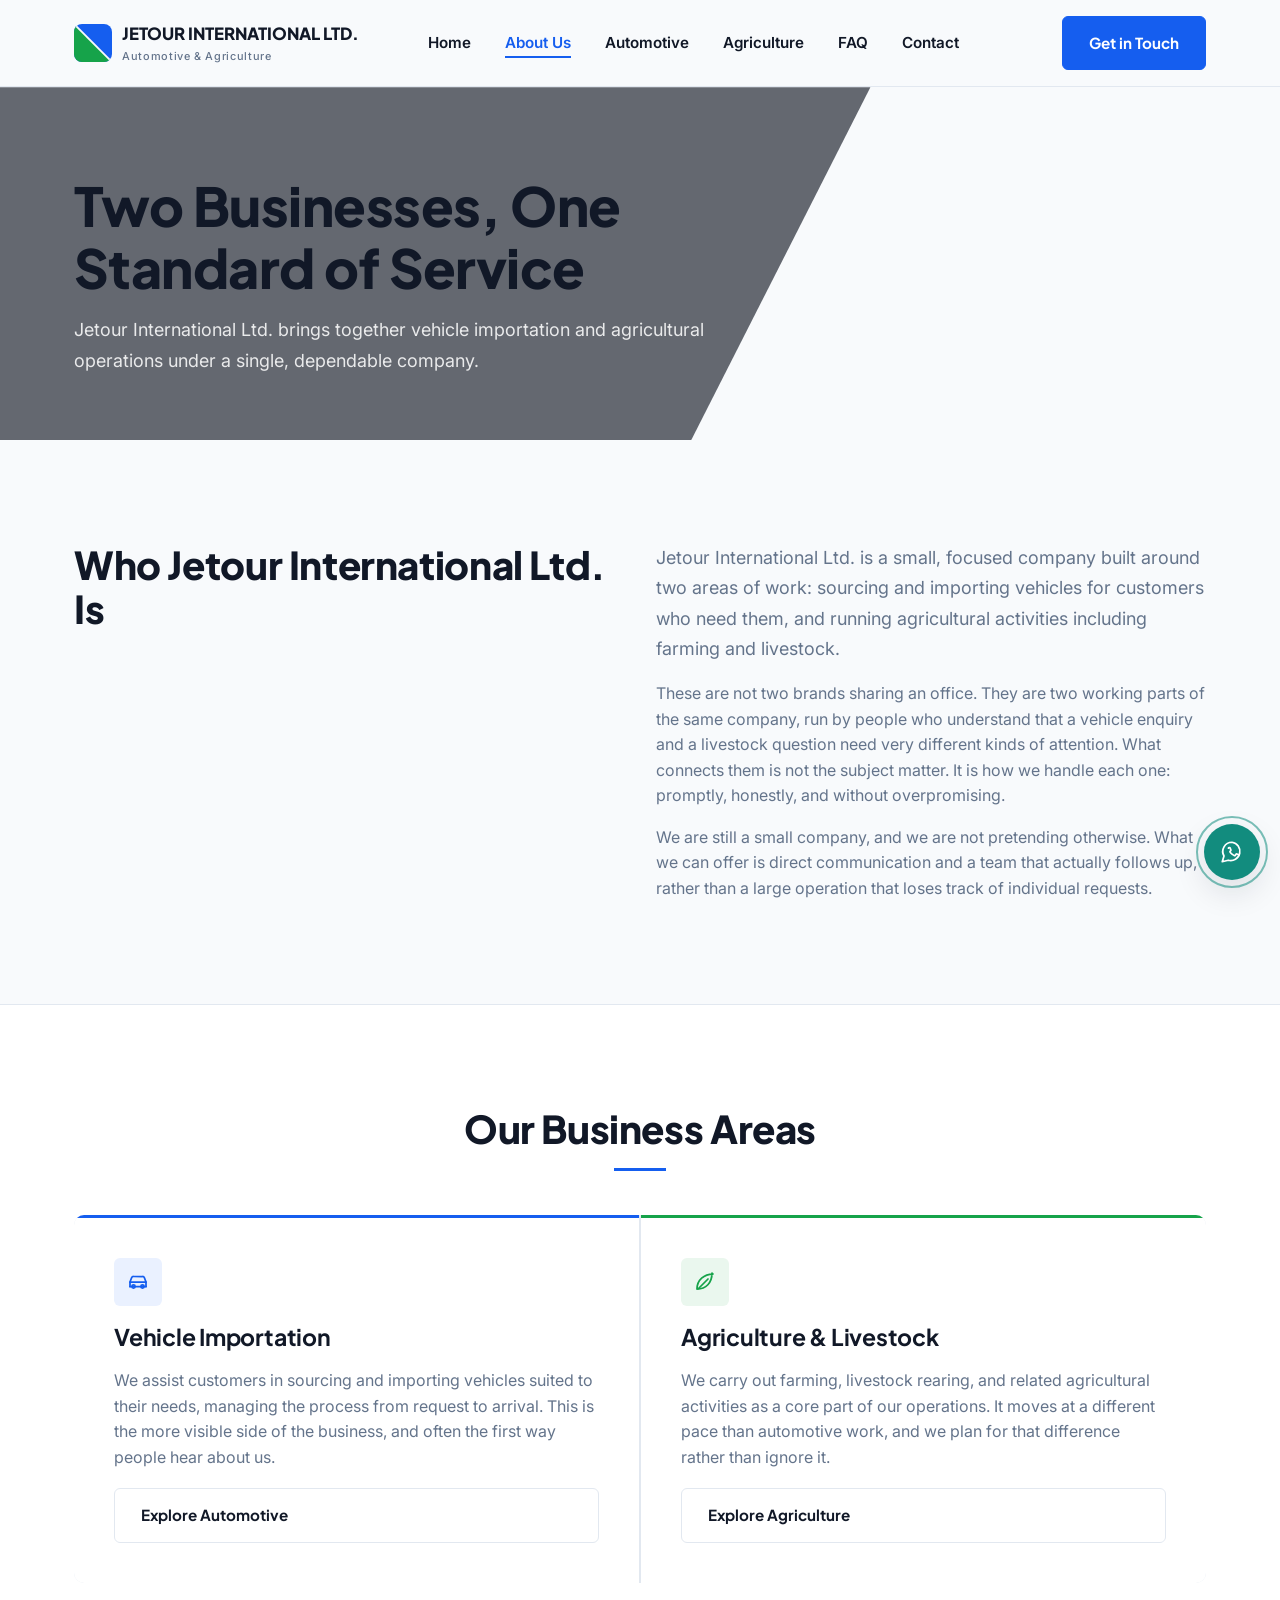
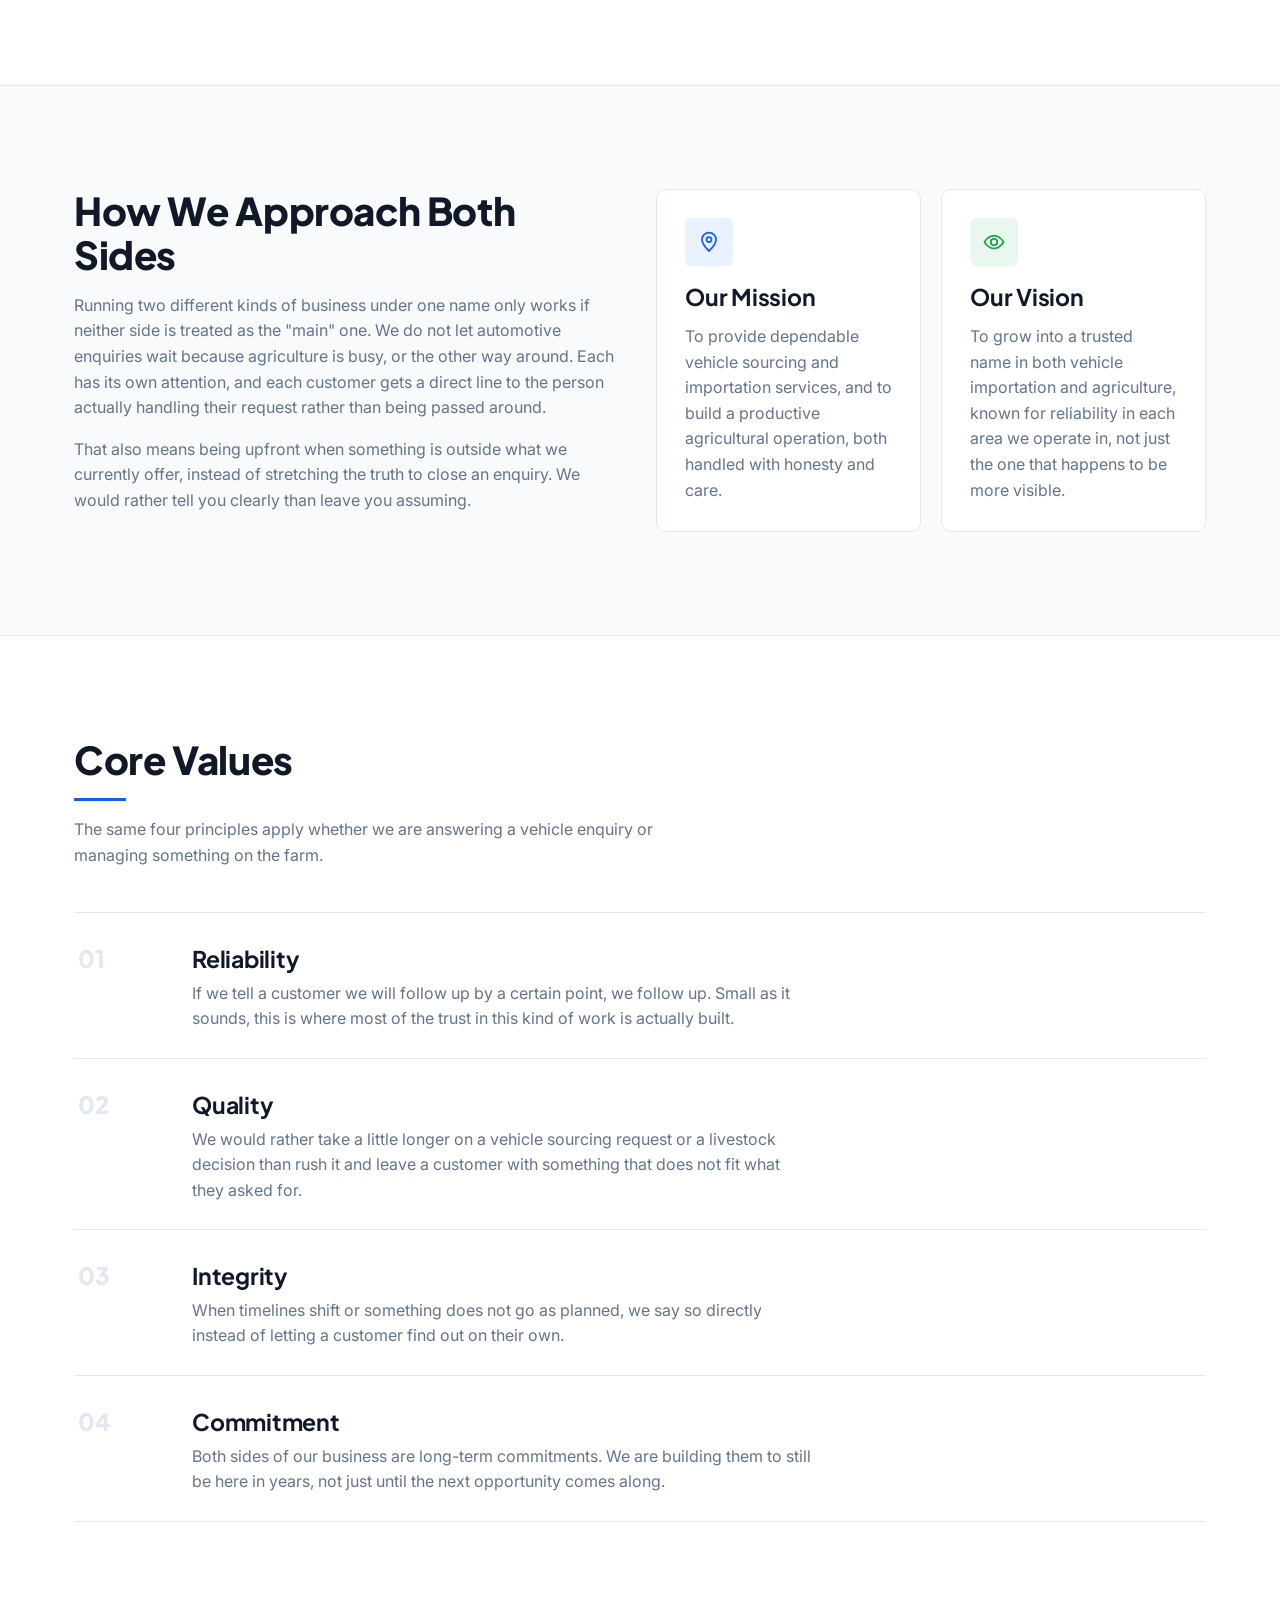
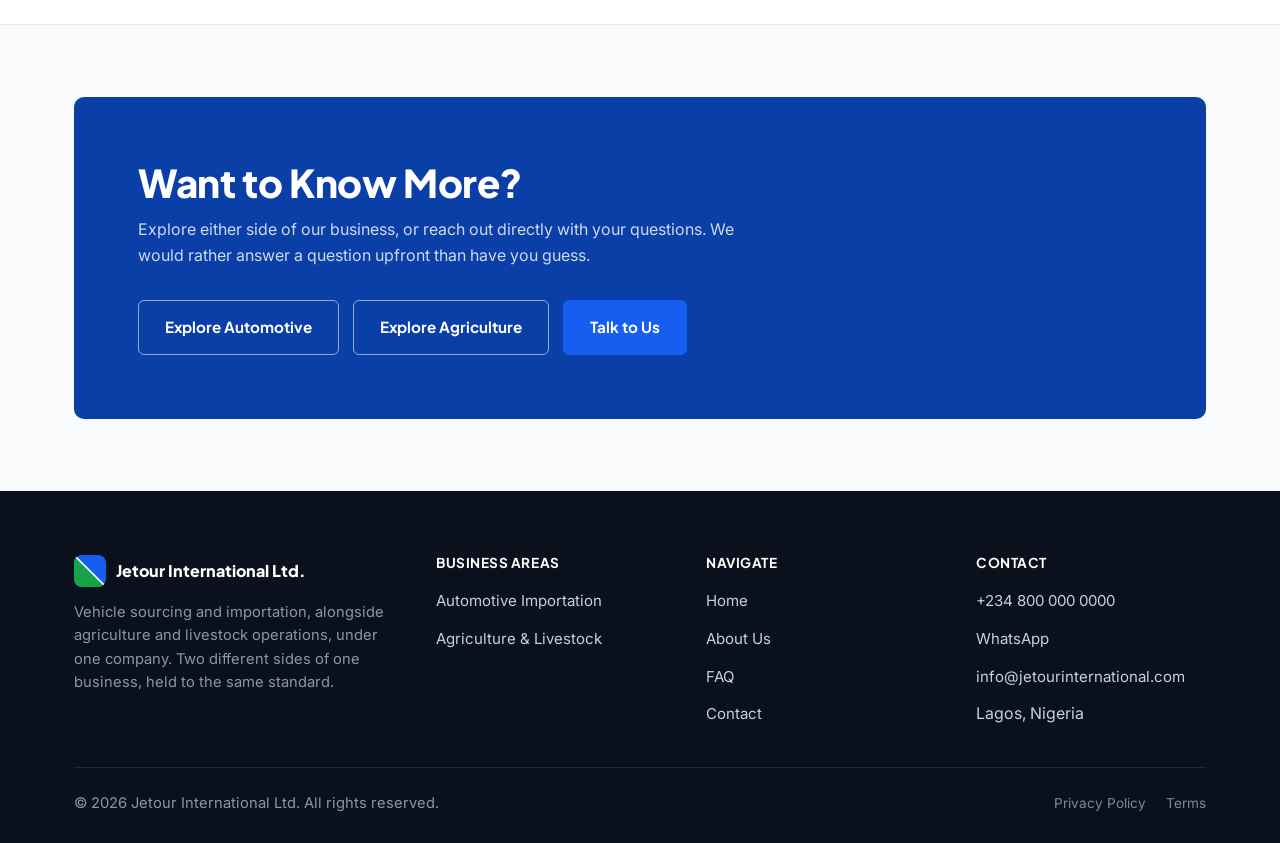
<file: pages/about.html>
<!DOCTYPE html>
<html lang="en">
<head>
<script>document.documentElement.classList.add('js');</script>
<meta charset="UTF-8">
<meta name="viewport" content="width=device-width, initial-scale=1.0">
<title>About Us | Jetour International Ltd.</title>
<meta name="description" content="Jetour International Ltd. operates across vehicle importation and agriculture. Learn about our mission, vision and the values that guide our work.">
<meta property="og:title" content="About Jetour International Ltd.">
<meta property="og:description" content="Vehicle importation and agriculture, under one company and one standard of service.">
<meta property="og:type" content="website">
<link rel="icon" type="image/svg+xml" href="../assets/icons/favicon.svg">
<link rel="preconnect" href="https://fonts.googleapis.com">
<link rel="preconnect" href="https://fonts.gstatic.com" crossorigin>
<link href="https://fonts.googleapis.com/css2?family=Inter:wght@400;500;600&amp;family=Plus+Jakarta+Sans:wght@700;800&amp;display=swap" rel="stylesheet">
<link rel="stylesheet" href="../css/style.css">
<link rel="stylesheet" href="../css/components.css">
<link rel="stylesheet" href="../css/responsive.css">
</head>
<body>
<a class="skip-link" href="#main-content">Skip to main content</a>

<header class="site-header">
  <div class="container navbar">
    <a href="../index.html" class="brand">
      <svg class="brand-mark" viewBox="0 0 40 40" role="img" aria-label="Jetour International Ltd. logo">
        <rect width="40" height="40" fill="#155EEF"></rect>
        <path d="M0 40 L40 40 L0 0 Z" fill="#16A34A"></path>
        <path d="M0 0 L40 40" stroke="#F8FAFC" stroke-width="2"></path>
      </svg>
      <span class="brand-name">JETOUR<span class="brand-suffix"> INTERNATIONAL LTD.</span><span class="brand-tagline">Automotive &amp; Agriculture</span></span>
    </a>

    <nav aria-label="Primary">
      <ul class="nav-links" id="primary-navigation" data-nav-links data-open="false">
        <li><a href="../index.html">Home</a></li>
        <li><a href="about.html" aria-current="page">About Us</a></li>
        <li><a href="automotive.html">Automotive</a></li>
        <li><a href="agriculture.html">Agriculture</a></li>
        <li><a href="faq.html">FAQ</a></li>
        <li><a href="contact.html">Contact</a></li>
        <li><a class="btn btn-primary mobile-cta" href="contact.html">Get in Touch</a></li>
      </ul>
    </nav>

    <div class="nav-actions">
      <a class="btn btn-primary nav-cta" href="contact.html">Get in Touch</a>
      <button class="menu-toggle" data-nav-toggle aria-expanded="false" aria-controls="primary-navigation" aria-label="Open menu">
        <svg class="icon-menu" viewBox="0 0 24 24" width="26" height="26" fill="none" stroke="currentColor" stroke-width="1.75" stroke-linecap="round"><line x1="3" y1="6" x2="21" y2="6"/><line x1="3" y1="12" x2="21" y2="12"/><line x1="3" y1="18" x2="21" y2="18"/></svg>
        <svg class="icon-close" viewBox="0 0 24 24" width="26" height="26" fill="none" stroke="currentColor" stroke-width="1.75" stroke-linecap="round"><line x1="5" y1="5" x2="19" y2="19"/><line x1="19" y1="5" x2="5" y2="19"/></svg>
      </button>
    </div>
  </div>
</header>
<div class="nav-scrim" data-nav-scrim data-open="false"></div>

<main id="main-content">

  <section class="page-hero">
    <div class="page-hero-media" data-bg-img="about-hero" style="background-image:url('https://picsum.photos/seed/jetour-about-hero/1800/900');"></div>
    <div class="page-hero-scrim"></div>
    <div class="container page-hero-content">
      <h1>Two Businesses, One Standard of Service</h1>
      <p class="lede">Jetour International Ltd. brings together vehicle importation and agricultural operations under a single, dependable company.</p>
    </div>
  </section>

  <section class="section">
    <div class="container grid-2" style="align-items:flex-start;">
      <div data-reveal>
        <h2>Who Jetour International Ltd. Is</h2>
      </div>
      <div data-reveal class="reveal-delay-1">
        <p class="lede">Jetour International Ltd. is a small, focused company built around two areas of work: sourcing and importing vehicles for customers who need them, and running agricultural activities including farming and livestock.</p>
        <p style="margin-top:16px;">These are not two brands sharing an office. They are two working parts of the same company, run by people who understand that a vehicle enquiry and a livestock question need very different kinds of attention. What connects them is not the subject matter. It is how we handle each one: promptly, honestly, and without overpromising.</p>
        <p style="margin-top:16px;">We are still a small company, and we are not pretending otherwise. What we can offer is direct communication and a team that actually follows up, rather than a large operation that loses track of individual requests.</p>
      </div>
    </div>
  </section>

  <section class="section section--alt">
    <div class="container">
      <div class="section-head section-head--center" data-reveal>
        <h2>Our Business Areas</h2>
      </div>
      <div class="split-panels">
        <div class="split-panel split-panel--automotive" data-reveal>
          <div class="icon-tile">
            <svg viewBox="0 0 24 24" fill="none" stroke="currentColor" stroke-width="1.75" stroke-linecap="round" stroke-linejoin="round"><path d="M4 16.5V12l1.6-4.2A2 2 0 0 1 7.5 6.5h9a2 2 0 0 1 1.9 1.3L20 12v4.5"/><path d="M4 16.5h16"/><circle cx="7.5" cy="16.5" r="1.6"/><circle cx="16.5" cy="16.5" r="1.6"/><path d="M4 12h16"/></svg>
          </div>
          <h3>Vehicle Importation</h3>
          <p>We assist customers in sourcing and importing vehicles suited to their needs, managing the process from request to arrival. This is the more visible side of the business, and often the first way people hear about us.</p>
          <a href="automotive.html" class="btn btn-outline">Explore Automotive</a>
        </div>
        <div class="split-panel split-panel--agriculture reveal-delay-1" data-reveal>
          <div class="icon-tile icon-tile--green">
            <svg viewBox="0 0 24 24" fill="none" stroke="currentColor" stroke-width="1.75" stroke-linecap="round" stroke-linejoin="round"><path d="M20 4c-9 0-16 6-16 15 9 0 15-6 15-16Z"/><path d="M5.5 18.5 15 9"/></svg>
          </div>
          <h3>Agriculture &amp; Livestock</h3>
          <p>We carry out farming, livestock rearing, and related agricultural activities as a core part of our operations. It moves at a different pace than automotive work, and we plan for that difference rather than ignore it.</p>
          <a href="agriculture.html" class="btn btn-outline">Explore Agriculture</a>
        </div>
      </div>
    </div>
  </section>

  <section class="section">
    <div class="container grid-2">
      <div data-reveal>
        <h2>How We Approach Both Sides</h2>
        <p style="margin-top:16px;">Running two different kinds of business under one name only works if neither side is treated as the "main" one. We do not let automotive enquiries wait because agriculture is busy, or the other way around. Each has its own attention, and each customer gets a direct line to the person actually handling their request rather than being passed around.</p>
        <p style="margin-top:16px;">That also means being upfront when something is outside what we currently offer, instead of stretching the truth to close an enquiry. We would rather tell you clearly than leave you assuming.</p>
      </div>
      <div class="grid-2" style="gap:20px;">
        <div class="highlight-card" data-reveal>
          <div class="icon-tile">
            <svg viewBox="0 0 24 24" fill="none" stroke="currentColor" stroke-width="1.75" stroke-linecap="round" stroke-linejoin="round"><path d="M12 21s7-6.6 7-11.5A7 7 0 0 0 5 9.5C5 14.4 12 21 12 21Z"/><circle cx="12" cy="9.5" r="2.5"/></svg>
          </div>
          <h3>Our Mission</h3>
          <p>To provide dependable vehicle sourcing and importation services, and to build a productive agricultural operation, both handled with honesty and care.</p>
        </div>
        <div class="highlight-card reveal-delay-1" data-reveal>
          <div class="icon-tile icon-tile--green">
            <svg viewBox="0 0 24 24" fill="none" stroke="currentColor" stroke-width="1.75" stroke-linecap="round" stroke-linejoin="round"><circle cx="12" cy="12" r="3.2"/><path d="M2.5 12S6 5.5 12 5.5 21.5 12 21.5 12 18 18.5 12 18.5 2.5 12 2.5 12Z"/></svg>
          </div>
          <h3>Our Vision</h3>
          <p>To grow into a trusted name in both vehicle importation and agriculture, known for reliability in each area we operate in, not just the one that happens to be more visible.</p>
        </div>
      </div>
    </div>
  </section>

  <section class="section section--alt">
    <div class="container">
      <div class="section-head" data-reveal>
        <h2>Core Values</h2>
        <p style="margin-top:16px;">The same four principles apply whether we are answering a vehicle enquiry or managing something on the farm.</p>
      </div>
      <div class="principles-list" data-reveal>
        <div class="principle-row">
          <span class="principle-index">01</span>
          <div>
            <h3>Reliability</h3>
            <p>If we tell a customer we will follow up by a certain point, we follow up. Small as it sounds, this is where most of the trust in this kind of work is actually built.</p>
          </div>
        </div>
        <div class="principle-row">
          <span class="principle-index">02</span>
          <div>
            <h3>Quality</h3>
            <p>We would rather take a little longer on a vehicle sourcing request or a livestock decision than rush it and leave a customer with something that does not fit what they asked for.</p>
          </div>
        </div>
        <div class="principle-row">
          <span class="principle-index">03</span>
          <div>
            <h3>Integrity</h3>
            <p>When timelines shift or something does not go as planned, we say so directly instead of letting a customer find out on their own.</p>
          </div>
        </div>
        <div class="principle-row">
          <span class="principle-index">04</span>
          <div>
            <h3>Commitment</h3>
            <p>Both sides of our business are long-term commitments. We are building them to still be here in years, not just until the next opportunity comes along.</p>
          </div>
        </div>
      </div>
    </div>
  </section>

  <section class="section--tight">
    <div class="container">
      <div class="cta-band" data-reveal>
        <div>
          <h2>Want to Know More?</h2>
          <p>Explore either side of our business, or reach out directly with your questions. We would rather answer a question upfront than have you guess.</p>
        </div>
        <div class="cta-row">
          <a href="automotive.html" class="btn btn-outline-light">Explore Automotive</a>
          <a href="agriculture.html" class="btn btn-outline-light">Explore Agriculture</a>
          <a href="#" data-config-href="phone" class="btn btn-primary">Talk to Us</a>
        </div>
      </div>
    </div>
  </section>

</main>

<footer class="site-footer">
  <div class="container">
    <div class="footer-grid">
      <div class="footer-col">
        <div class="footer-brand">
          <svg class="brand-mark" viewBox="0 0 40 40" role="img" aria-label="Jetour International Ltd. logo">
            <rect width="40" height="40" fill="#155EEF"></rect>
            <path d="M0 40 L40 40 L0 0 Z" fill="#16A34A"></path>
            <path d="M0 0 L40 40" stroke="#F8FAFC" stroke-width="2"></path>
          </svg>
          <span data-config-text="companyName">JETOUR INTERNATIONAL LTD.</span>
        </div>
        <p>Vehicle sourcing and importation, alongside agriculture and livestock operations, under one company. Two different sides of one business, held to the same standard.</p>
      </div>
      <div class="footer-col">
        <h4>Business Areas</h4>
        <ul>
          <li><a href="automotive.html">Automotive Importation</a></li>
          <li><a href="agriculture.html">Agriculture &amp; Livestock</a></li>
        </ul>
      </div>
      <div class="footer-col">
        <h4>Navigate</h4>
        <ul>
          <li><a href="../index.html">Home</a></li>
          <li><a href="about.html">About Us</a></li>
          <li><a href="faq.html">FAQ</a></li>
          <li><a href="contact.html">Contact</a></li>
        </ul>
      </div>
      <div class="footer-col">
        <h4>Contact</h4>
        <ul>
          <li><a href="#" data-config-href="phone" data-config-text="phoneDisplay">Phone</a></li>
          <li><a href="#" data-config-href="whatsapp">WhatsApp</a></li>
          <li><a href="#" data-config-href="email" data-config-text="email">Email</a></li>
          <li><span data-config-text="address">Address</span></li>
        </ul>
      </div>
    </div>
    <div class="footer-bottom">
      <p>&copy; <span data-year></span> <span data-config-text="companyName">Jetour International Ltd.</span> All rights reserved.</p>
      <div class="footer-legal">
        <a href="#">Privacy Policy</a>
        <a href="#">Terms</a>
      </div>
    </div>
  </div>
</footer>

<a class="float-whatsapp" href="#" data-config-href="whatsapp" aria-label="Chat with us on WhatsApp">
  <svg viewBox="0 0 24 24" fill="none" stroke="currentColor" stroke-width="1.6" stroke-linecap="round" stroke-linejoin="round">
    <path d="M12 3a8.5 8.5 0 0 0-7.4 12.7L3 21l5.5-1.4A8.5 8.5 0 1 0 12 3Z"/>
    <path d="M8.7 8.4c.2-.4.4-.4.6-.4h.5c.15 0 .35 0 .5.4.2.5.6 1.5.65 1.6.05.15.1.3 0 .45-.1.2-.15.3-.3.45-.15.15-.3.3-.4.4-.15.15-.3.3-.1.6.2.3.85 1.3 1.85 2.1 1.25 1 1.9 1.2 2.2 1.35.3.15.5.1.65-.1.2-.2.8-.9.95-1.2.15-.3.35-.25.6-.15.25.1 1.6.75 1.9.9" fill="none"/>
  </svg>
</a>

<script src="../js/config.js"></script>
<script src="../js/images.js"></script>
<script src="../js/navigation.js"></script>
<script src="../js/faq.js"></script>
<script src="../js/reveal.js"></script>
<script src="../js/main.js"></script>
</body>
</html>
</file>
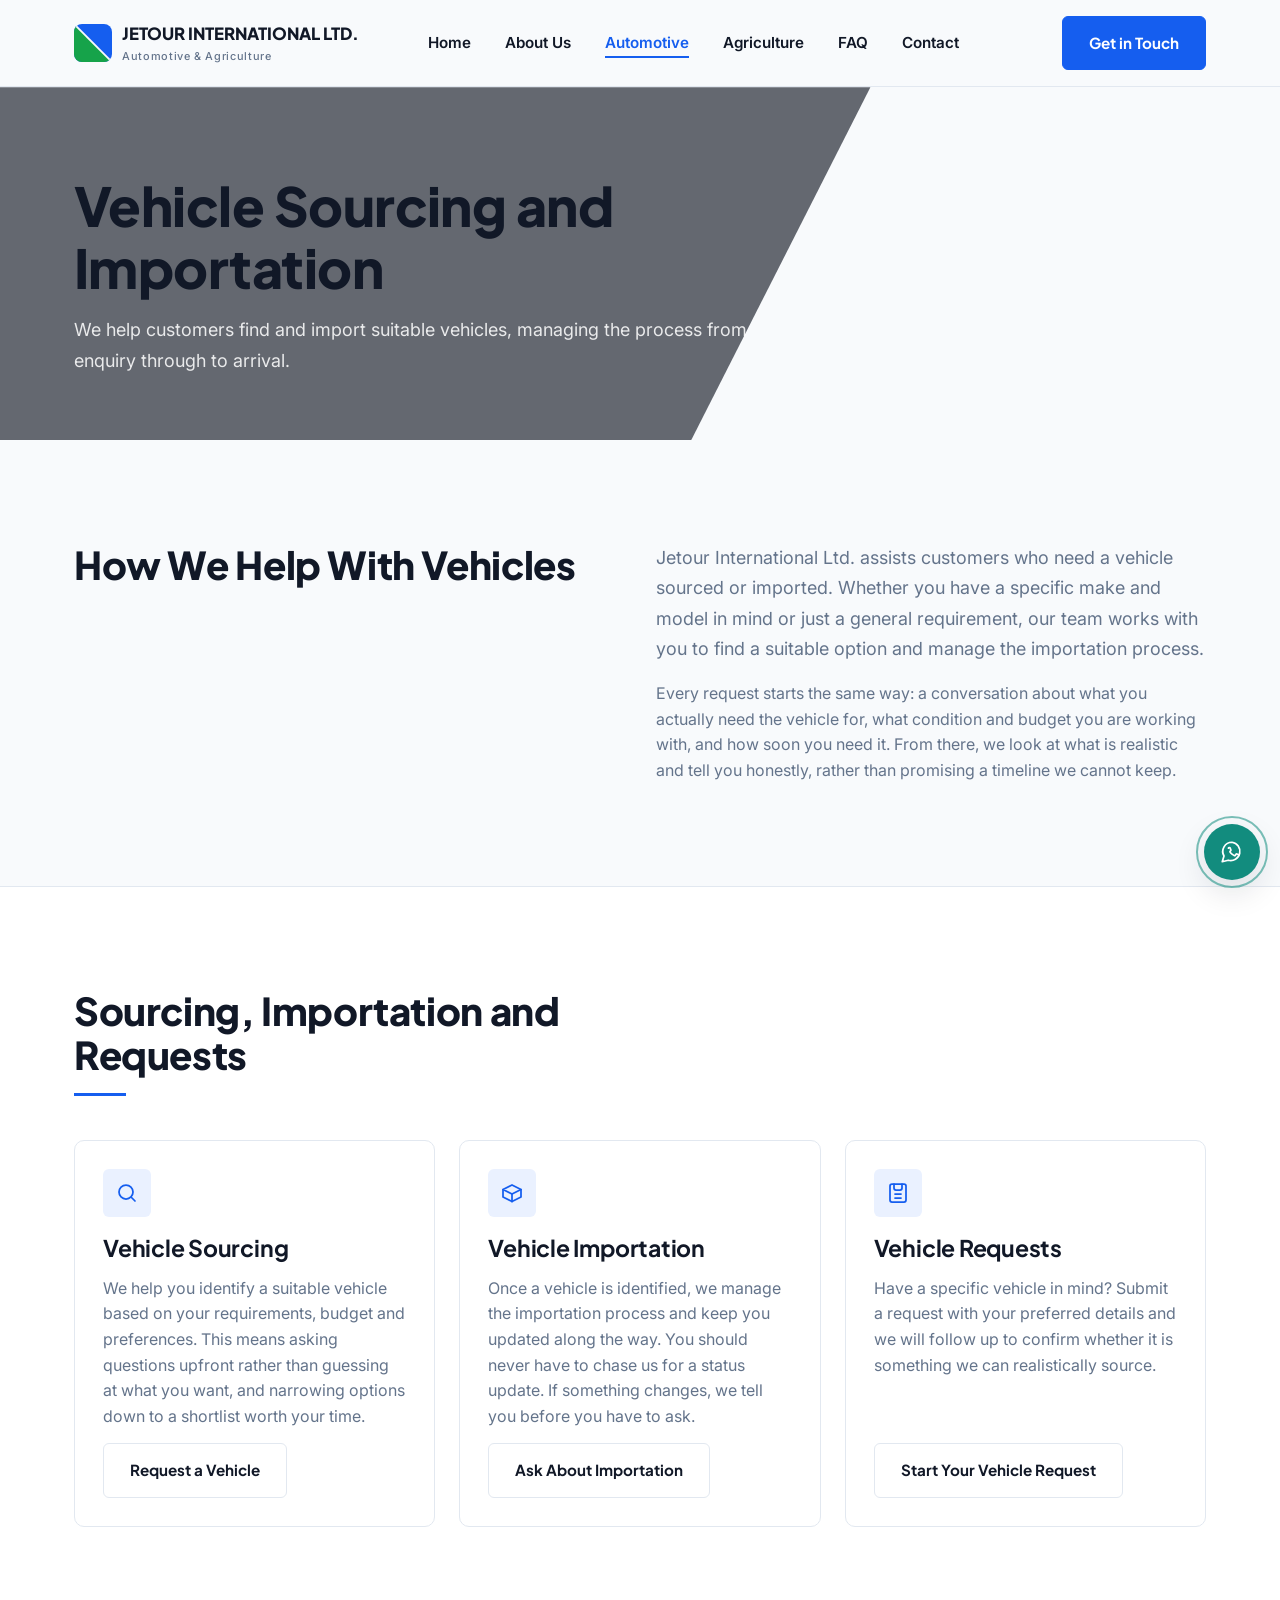
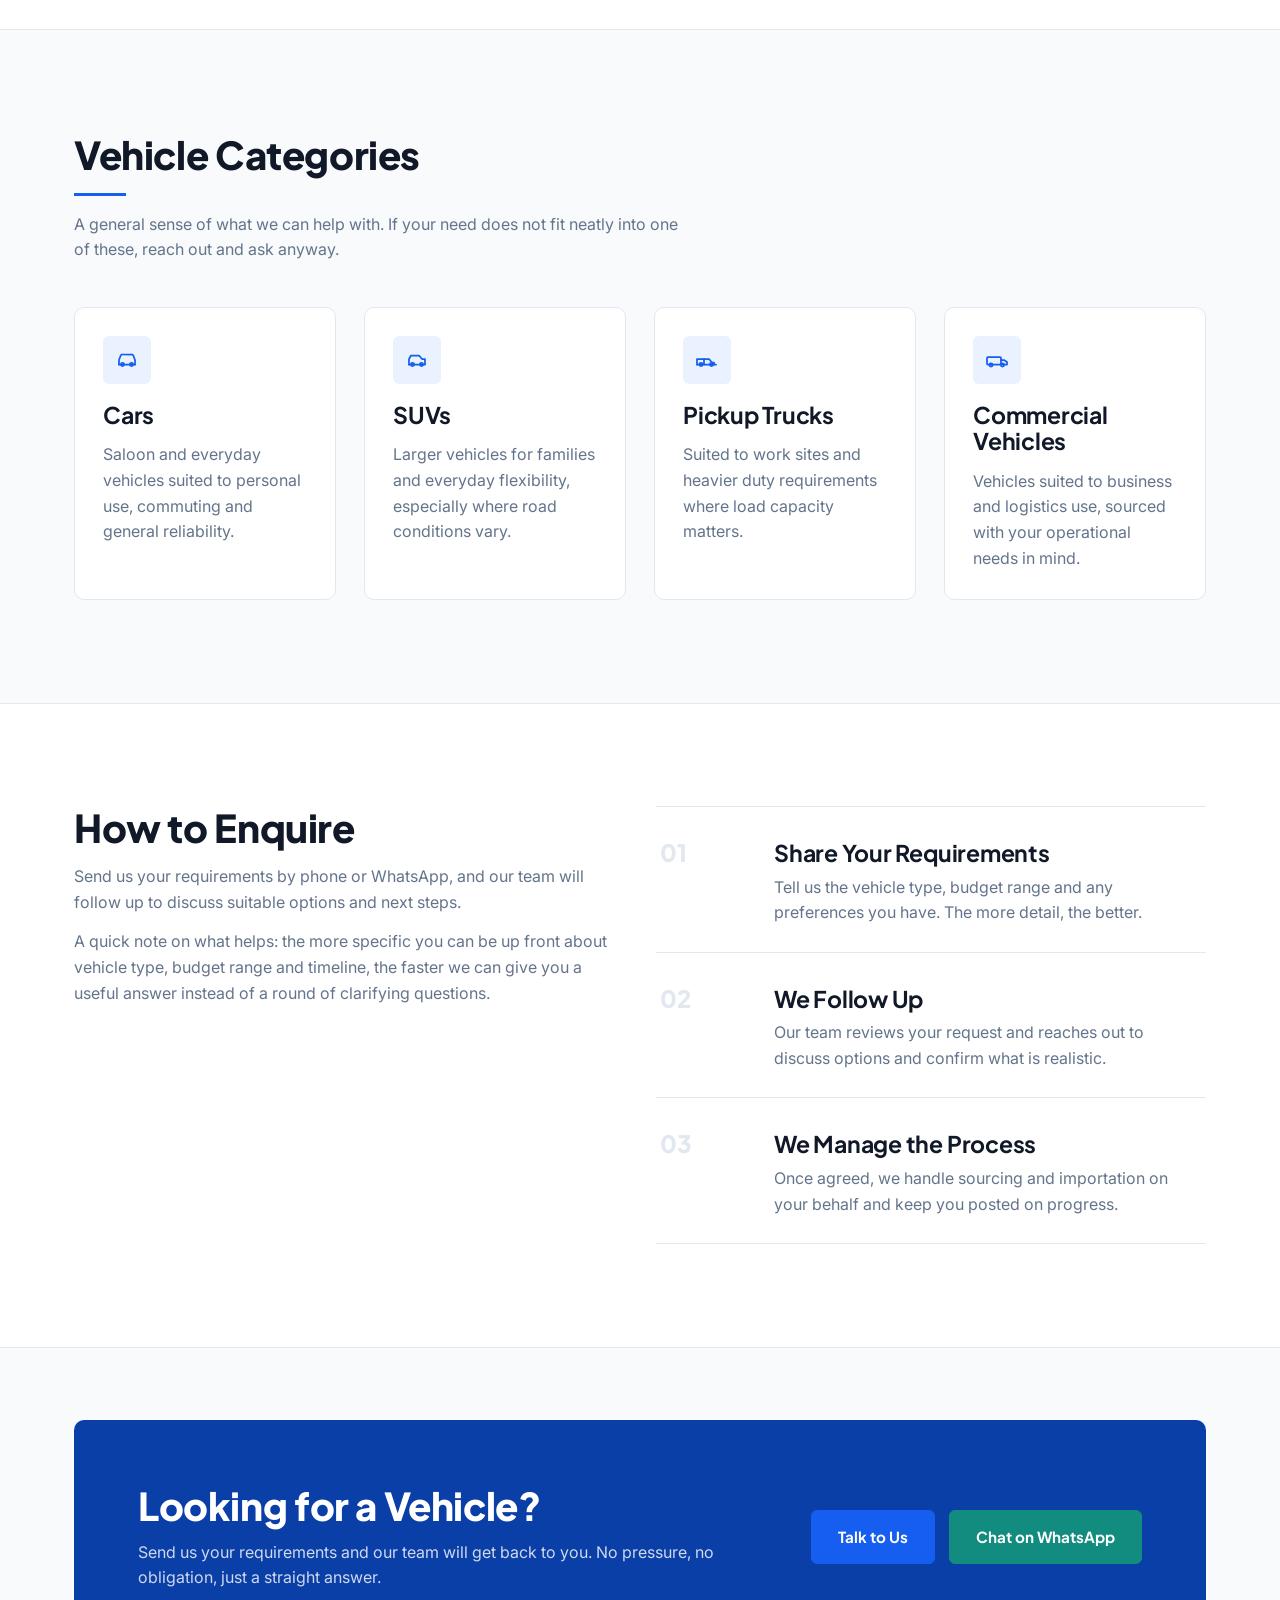
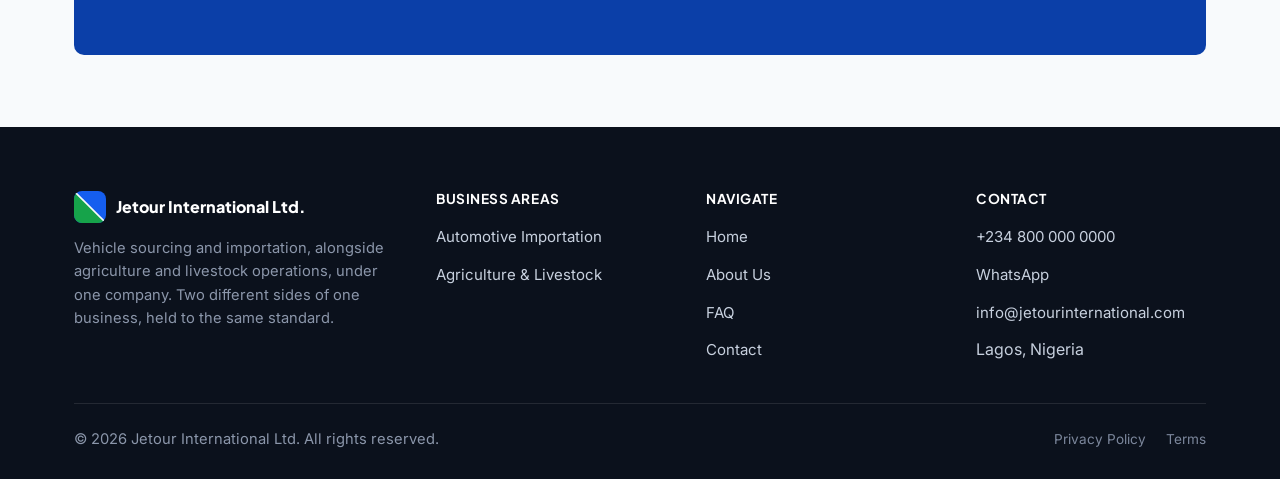
<file: pages/automotive.html>
<!DOCTYPE html>
<html lang="en">
<head>
<script>document.documentElement.classList.add('js');</script>
<meta charset="UTF-8">
<meta name="viewport" content="width=device-width, initial-scale=1.0">
<title>Automotive | Jetour International Ltd.</title>
<meta name="description" content="Jetour International Ltd. provides vehicle sourcing and importation services. Request a vehicle or ask about our importation process today.">
<meta property="og:title" content="Automotive | Jetour International Ltd.">
<meta property="og:description" content="Vehicle sourcing and importation services from Jetour International Ltd.">
<meta property="og:type" content="website">
<link rel="icon" type="image/svg+xml" href="../assets/icons/favicon.svg">
<link rel="preconnect" href="https://fonts.googleapis.com">
<link rel="preconnect" href="https://fonts.gstatic.com" crossorigin>
<link href="https://fonts.googleapis.com/css2?family=Inter:wght@400;500;600&amp;family=Plus+Jakarta+Sans:wght@700;800&amp;display=swap" rel="stylesheet">
<link rel="stylesheet" href="../css/style.css">
<link rel="stylesheet" href="../css/components.css">
<link rel="stylesheet" href="../css/responsive.css">
</head>
<body>
<a class="skip-link" href="#main-content">Skip to main content</a>

<header class="site-header">
  <div class="container navbar">
    <a href="../index.html" class="brand">
      <svg class="brand-mark" viewBox="0 0 40 40" role="img" aria-label="Jetour International Ltd. logo">
        <rect width="40" height="40" fill="#155EEF"></rect>
        <path d="M0 40 L40 40 L0 0 Z" fill="#16A34A"></path>
        <path d="M0 0 L40 40" stroke="#F8FAFC" stroke-width="2"></path>
      </svg>
      <span class="brand-name">JETOUR<span class="brand-suffix"> INTERNATIONAL LTD.</span><span class="brand-tagline">Automotive &amp; Agriculture</span></span>
    </a>

    <nav aria-label="Primary">
      <ul class="nav-links" id="primary-navigation" data-nav-links data-open="false">
        <li><a href="../index.html">Home</a></li>
        <li><a href="about.html">About Us</a></li>
        <li><a href="automotive.html" aria-current="page">Automotive</a></li>
        <li><a href="agriculture.html">Agriculture</a></li>
        <li><a href="faq.html">FAQ</a></li>
        <li><a href="contact.html">Contact</a></li>
        <li><a class="btn btn-primary mobile-cta" href="contact.html">Get in Touch</a></li>
      </ul>
    </nav>

    <div class="nav-actions">
      <a class="btn btn-primary nav-cta" href="contact.html">Get in Touch</a>
      <button class="menu-toggle" data-nav-toggle aria-expanded="false" aria-controls="primary-navigation" aria-label="Open menu">
        <svg class="icon-menu" viewBox="0 0 24 24" width="26" height="26" fill="none" stroke="currentColor" stroke-width="1.75" stroke-linecap="round"><line x1="3" y1="6" x2="21" y2="6"/><line x1="3" y1="12" x2="21" y2="12"/><line x1="3" y1="18" x2="21" y2="18"/></svg>
        <svg class="icon-close" viewBox="0 0 24 24" width="26" height="26" fill="none" stroke="currentColor" stroke-width="1.75" stroke-linecap="round"><line x1="5" y1="5" x2="19" y2="19"/><line x1="19" y1="5" x2="5" y2="19"/></svg>
      </button>
    </div>
  </div>
</header>
<div class="nav-scrim" data-nav-scrim data-open="false"></div>

<main id="main-content">

  <section class="page-hero">
    <div class="page-hero-media" data-bg-img="automotive-hero" style="background-image:url('https://picsum.photos/seed/jetour-auto-hero/1800/900');"></div>
    <div class="page-hero-scrim"></div>
    <div class="container page-hero-content">
      <h1>Vehicle Sourcing and Importation</h1>
      <p class="lede">We help customers find and import suitable vehicles, managing the process from enquiry through to arrival.</p>
    </div>
  </section>

  <section class="section">
    <div class="container grid-2" style="align-items:flex-start;">
      <div data-reveal>
        <h2>How We Help With Vehicles</h2>
      </div>
      <div data-reveal class="reveal-delay-1">
        <p class="lede">Jetour International Ltd. assists customers who need a vehicle sourced or imported. Whether you have a specific make and model in mind or just a general requirement, our team works with you to find a suitable option and manage the importation process.</p>
        <p style="margin-top:16px;">Every request starts the same way: a conversation about what you actually need the vehicle for, what condition and budget you are working with, and how soon you need it. From there, we look at what is realistic and tell you honestly, rather than promising a timeline we cannot keep.</p>
      </div>
    </div>
  </section>

  <section class="section section--alt">
    <div class="container">
      <div class="section-head" data-reveal>
        <h2>Sourcing, Importation and Requests</h2>
      </div>
      <div class="highlight-row">
        <div class="highlight-card" data-reveal>
          <div class="icon-tile">
            <svg viewBox="0 0 24 24" fill="none" stroke="currentColor" stroke-width="1.75" stroke-linecap="round" stroke-linejoin="round"><circle cx="11" cy="11" r="7"/><path d="m20 20-3.5-3.5"/></svg>
          </div>
          <h3>Vehicle Sourcing</h3>
          <p>We help you identify a suitable vehicle based on your requirements, budget and preferences. This means asking questions upfront rather than guessing at what you want, and narrowing options down to a shortlist worth your time.</p>
          <a href="#" data-config-href="whatsapp" data-whatsapp-message="Hello, I would like to request a vehicle. Here are my requirements:" class="btn btn-outline">Request a Vehicle</a>
        </div>
        <div class="highlight-card reveal-delay-1" data-reveal>
          <div class="icon-tile">
            <svg viewBox="0 0 24 24" fill="none" stroke="currentColor" stroke-width="1.75" stroke-linecap="round" stroke-linejoin="round"><path d="M3 8.5 12 4l9 4.5-9 4.5-9-4.5Z"/><path d="M3 8.5V16l9 4.5 9-4.5V8.5"/><path d="M12 13v7.5"/></svg>
          </div>
          <h3>Vehicle Importation</h3>
          <p>Once a vehicle is identified, we manage the importation process and keep you updated along the way. You should never have to chase us for a status update. If something changes, we tell you before you have to ask.</p>
          <a href="#" data-config-href="whatsapp" data-whatsapp-message="Hello, I have a question about vehicle importation." class="btn btn-outline">Ask About Importation</a>
        </div>
        <div class="highlight-card reveal-delay-2" data-reveal>
          <div class="icon-tile">
            <svg viewBox="0 0 24 24" fill="none" stroke="currentColor" stroke-width="1.75" stroke-linecap="round" stroke-linejoin="round"><path d="M8 3h8v4a2 2 0 0 1-2 2h-4a2 2 0 0 1-2-2V3Z"/><path d="M8 3H6a2 2 0 0 0-2 2v14a2 2 0 0 0 2 2h12a2 2 0 0 0 2-2V5a2 2 0 0 0-2-2h-2"/><path d="M9 13h6M9 17h6"/></svg>
          </div>
          <h3>Vehicle Requests</h3>
          <p>Have a specific vehicle in mind? Submit a request with your preferred details and we will follow up to confirm whether it is something we can realistically source.</p>
          <a href="#" data-config-href="whatsapp" data-whatsapp-message="Hello, I would like to submit a vehicle request." class="btn btn-outline">Start Your Vehicle Request</a>
        </div>
      </div>
    </div>
  </section>

  <section class="section">
    <div class="container">
      <div class="section-head" data-reveal>
        <h2>Vehicle Categories</h2>
        <p style="margin-top:16px;">A general sense of what we can help with. If your need does not fit neatly into one of these, reach out and ask anyway.</p>
      </div>
      <div class="grid-4">
        <div class="highlight-card" data-reveal>
          <div class="icon-tile">
            <svg viewBox="0 0 24 24" fill="none" stroke="currentColor" stroke-width="1.75" stroke-linecap="round" stroke-linejoin="round"><path d="M4 16.5V12l1.6-4.2A2 2 0 0 1 7.5 6.5h9a2 2 0 0 1 1.9 1.3L20 12v4.5"/><path d="M4 16.5h16"/><circle cx="7.5" cy="16.5" r="1.6"/><circle cx="16.5" cy="16.5" r="1.6"/></svg>
          </div>
          <h3>Cars</h3>
          <p>Saloon and everyday vehicles suited to personal use, commuting and general reliability.</p>
        </div>
        <div class="highlight-card reveal-delay-1" data-reveal>
          <div class="icon-tile">
            <svg viewBox="0 0 24 24" fill="none" stroke="currentColor" stroke-width="1.75" stroke-linecap="round" stroke-linejoin="round"><path d="M4 16.5V11l2-3.5h8l3 3.5h3v5"/><path d="M4 16.5h16"/><circle cx="7.5" cy="16.5" r="1.6"/><circle cx="16.5" cy="16.5" r="1.6"/></svg>
          </div>
          <h3>SUVs</h3>
          <p>Larger vehicles for families and everyday flexibility, especially where road conditions vary.</p>
        </div>
        <div class="highlight-card reveal-delay-2" data-reveal>
          <div class="icon-tile">
            <svg viewBox="0 0 24 24" fill="none" stroke="currentColor" stroke-width="1.75" stroke-linecap="round" stroke-linejoin="round"><path d="M2 16.5V11h7v5.5"/><path d="M9 11h5l3 3.5h2v2"/><path d="M2 16.5h19"/><circle cx="6" cy="16.5" r="1.6"/><circle cx="16.5" cy="16.5" r="1.6"/></svg>
          </div>
          <h3>Pickup Trucks</h3>
          <p>Suited to work sites and heavier duty requirements where load capacity matters.</p>
        </div>
        <div class="highlight-card reveal-delay-3" data-reveal>
          <div class="icon-tile">
            <svg viewBox="0 0 24 24" fill="none" stroke="currentColor" stroke-width="1.75" stroke-linecap="round" stroke-linejoin="round"><rect x="2" y="9" width="14" height="7.5" rx="1"/><path d="M16 12h3l3 2v2.5h-6"/><circle cx="6" cy="17" r="1.6"/><circle cx="17.5" cy="17" r="1.6"/></svg>
          </div>
          <h3>Commercial Vehicles</h3>
          <p>Vehicles suited to business and logistics use, sourced with your operational needs in mind.</p>
        </div>
      </div>
    </div>
  </section>

  <section class="section section--alt">
    <div class="container grid-2" style="align-items:flex-start;">
      <div data-reveal>
        <h2>How to Enquire</h2>
        <p style="margin-top:14px;">Send us your requirements by phone or WhatsApp, and our team will follow up to discuss suitable options and next steps.</p>
        <p style="margin-top:14px;">A quick note on what helps: the more specific you can be up front about vehicle type, budget range and timeline, the faster we can give you a useful answer instead of a round of clarifying questions.</p>
      </div>
      <div class="principles-list reveal-delay-1" data-reveal style="border-top:none;">
        <div class="principle-row" style="border-top:1px solid var(--color-border);">
          <span class="principle-index">01</span>
          <div><h3>Share Your Requirements</h3><p>Tell us the vehicle type, budget range and any preferences you have. The more detail, the better.</p></div>
        </div>
        <div class="principle-row">
          <span class="principle-index">02</span>
          <div><h3>We Follow Up</h3><p>Our team reviews your request and reaches out to discuss options and confirm what is realistic.</p></div>
        </div>
        <div class="principle-row">
          <span class="principle-index">03</span>
          <div><h3>We Manage the Process</h3><p>Once agreed, we handle sourcing and importation on your behalf and keep you posted on progress.</p></div>
        </div>
      </div>
    </div>
  </section>

  <section class="section--tight">
    <div class="container">
      <div class="cta-band" data-reveal>
        <div>
          <h2>Looking for a Vehicle?</h2>
          <p>Send us your requirements and our team will get back to you. No pressure, no obligation, just a straight answer.</p>
        </div>
        <div class="cta-row">
          <a href="#" data-config-href="phone" class="btn btn-primary">Talk to Us</a>
          <a href="#" data-config-href="whatsapp" class="btn btn-whatsapp">Chat on WhatsApp</a>
        </div>
      </div>
    </div>
  </section>

</main>

<footer class="site-footer">
  <div class="container">
    <div class="footer-grid">
      <div class="footer-col">
        <div class="footer-brand">
          <svg class="brand-mark" viewBox="0 0 40 40" role="img" aria-label="Jetour International Ltd. logo">
            <rect width="40" height="40" fill="#155EEF"></rect>
            <path d="M0 40 L40 40 L0 0 Z" fill="#16A34A"></path>
            <path d="M0 0 L40 40" stroke="#F8FAFC" stroke-width="2"></path>
          </svg>
          <span data-config-text="companyName">JETOUR INTERNATIONAL LTD.</span>
        </div>
        <p>Vehicle sourcing and importation, alongside agriculture and livestock operations, under one company. Two different sides of one business, held to the same standard.</p>
      </div>
      <div class="footer-col">
        <h4>Business Areas</h4>
        <ul>
          <li><a href="automotive.html">Automotive Importation</a></li>
          <li><a href="agriculture.html">Agriculture &amp; Livestock</a></li>
        </ul>
      </div>
      <div class="footer-col">
        <h4>Navigate</h4>
        <ul>
          <li><a href="../index.html">Home</a></li>
          <li><a href="about.html">About Us</a></li>
          <li><a href="faq.html">FAQ</a></li>
          <li><a href="contact.html">Contact</a></li>
        </ul>
      </div>
      <div class="footer-col">
        <h4>Contact</h4>
        <ul>
          <li><a href="#" data-config-href="phone" data-config-text="phoneDisplay">Phone</a></li>
          <li><a href="#" data-config-href="whatsapp">WhatsApp</a></li>
          <li><a href="#" data-config-href="email" data-config-text="email">Email</a></li>
          <li><span data-config-text="address">Address</span></li>
        </ul>
      </div>
    </div>
    <div class="footer-bottom">
      <p>&copy; <span data-year></span> <span data-config-text="companyName">Jetour International Ltd.</span> All rights reserved.</p>
      <div class="footer-legal">
        <a href="#">Privacy Policy</a>
        <a href="#">Terms</a>
      </div>
    </div>
  </div>
</footer>

<a class="float-whatsapp" href="#" data-config-href="whatsapp" aria-label="Chat with us on WhatsApp">
  <svg viewBox="0 0 24 24" fill="none" stroke="currentColor" stroke-width="1.6" stroke-linecap="round" stroke-linejoin="round">
    <path d="M12 3a8.5 8.5 0 0 0-7.4 12.7L3 21l5.5-1.4A8.5 8.5 0 1 0 12 3Z"/>
    <path d="M8.7 8.4c.2-.4.4-.4.6-.4h.5c.15 0 .35 0 .5.4.2.5.6 1.5.65 1.6.05.15.1.3 0 .45-.1.2-.15.3-.3.45-.15.15-.3.3-.4.4-.15.15-.3.3-.1.6.2.3.85 1.3 1.85 2.1 1.25 1 1.9 1.2 2.2 1.35.3.15.5.1.65-.1.2-.2.8-.9.95-1.2.15-.3.35-.25.6-.15.25.1 1.6.75 1.9.9" fill="none"/>
  </svg>
</a>

<script src="../js/config.js"></script>
<script src="../js/images.js"></script>
<script src="../js/navigation.js"></script>
<script src="../js/reveal.js"></script>
<script src="../js/main.js"></script>
</body>
</html>
</file>
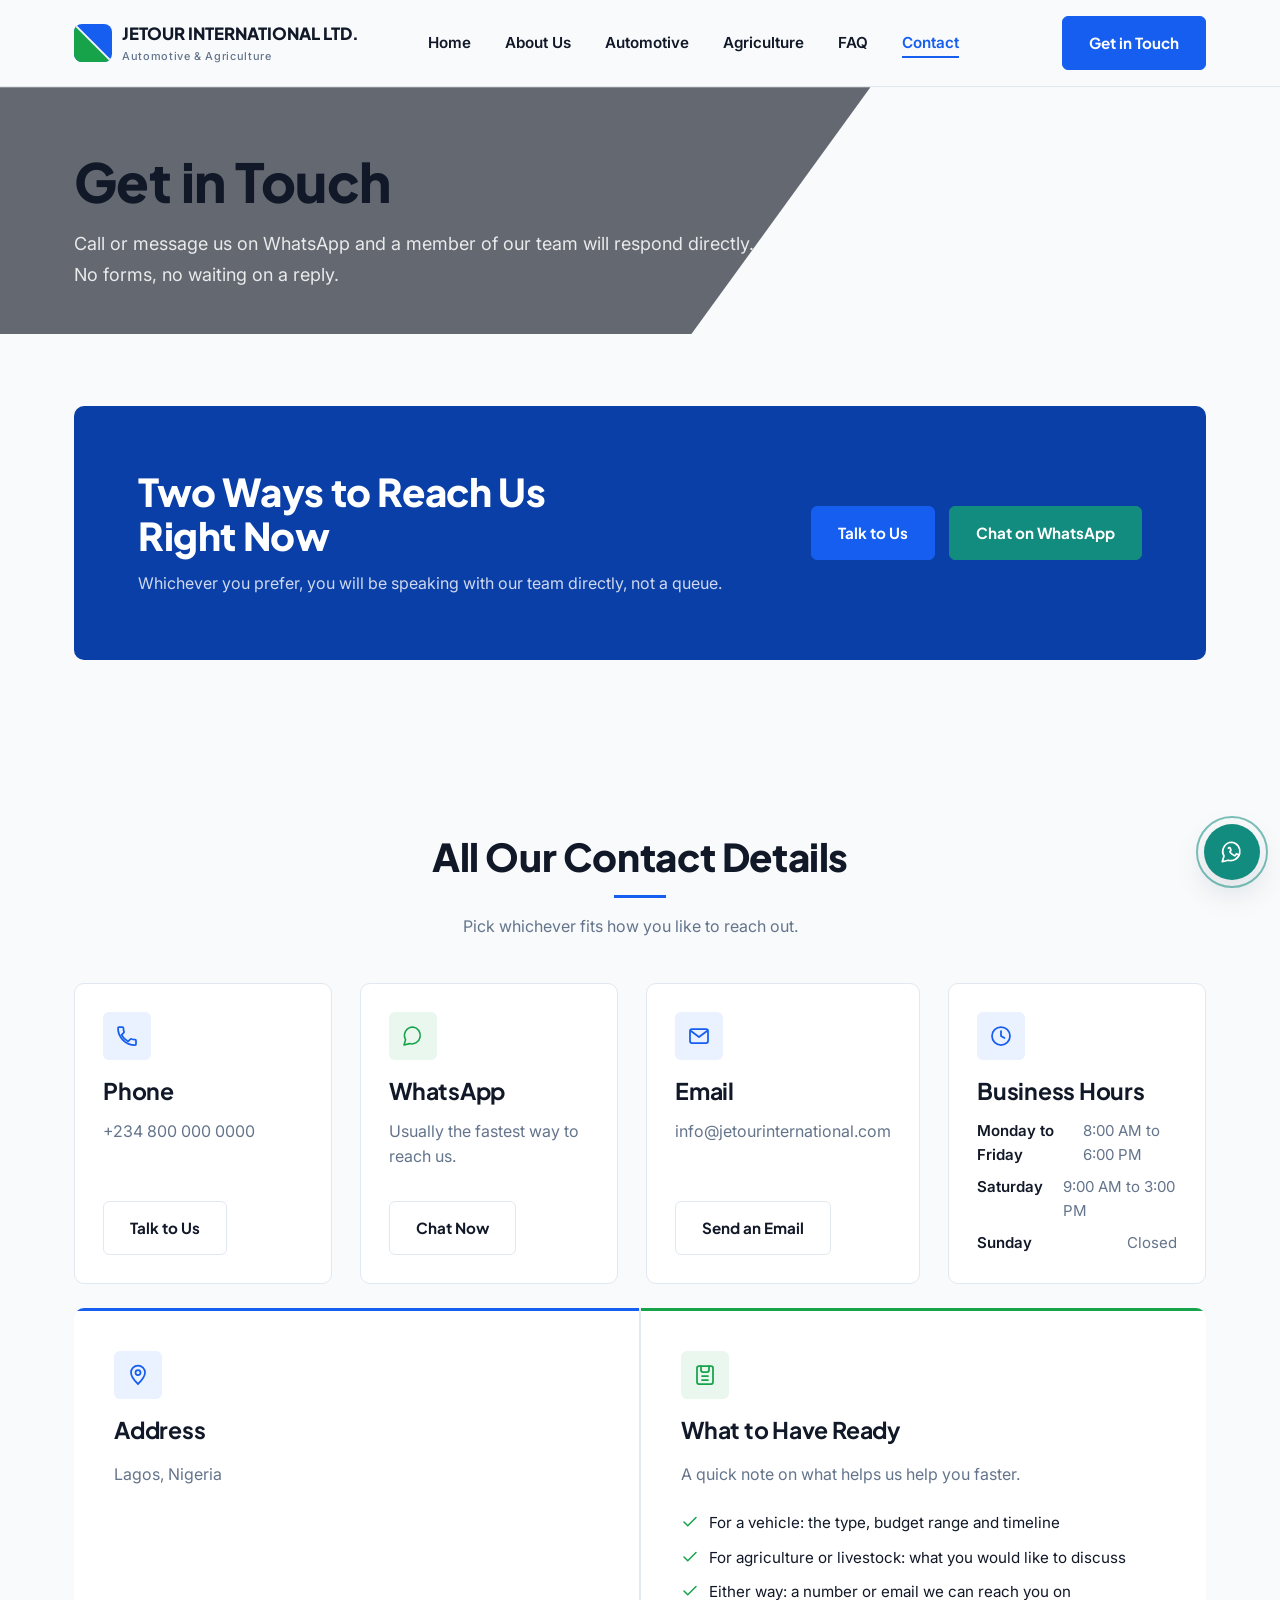
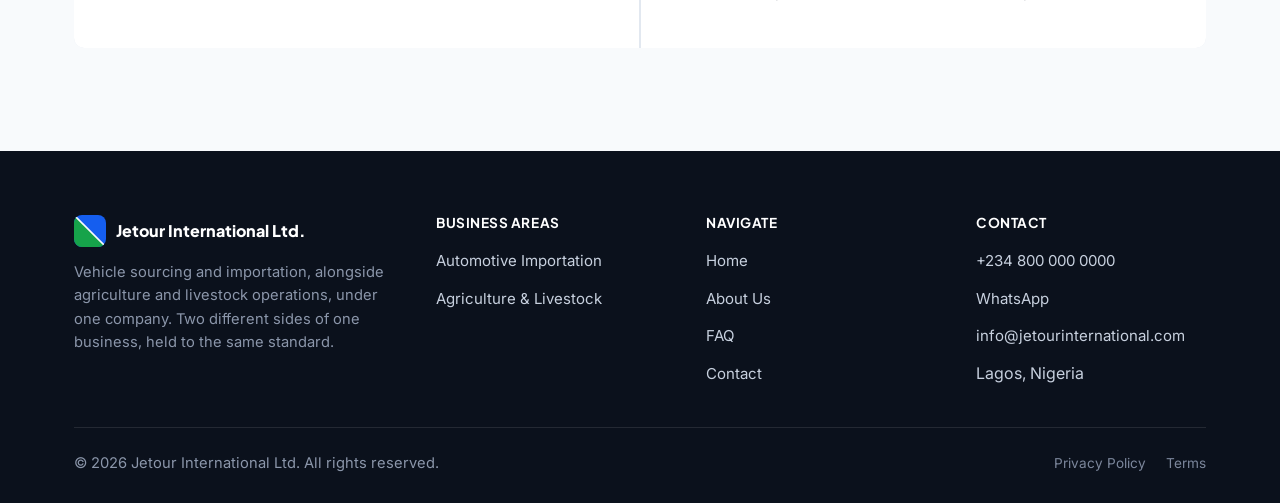
<file: pages/contact.html>
<!DOCTYPE html>
<html lang="en">
<head>
<script>document.documentElement.classList.add('js');</script>
<meta charset="UTF-8">
<meta name="viewport" content="width=device-width, initial-scale=1.0">
<title>Contact | Jetour International Ltd.</title>
<meta name="description" content="Get in touch with Jetour International Ltd. by phone or WhatsApp for vehicle importation or agricultural enquiries.">
<meta property="og:title" content="Contact | Jetour International Ltd.">
<meta property="og:type" content="website">
<link rel="icon" type="image/svg+xml" href="../assets/icons/favicon.svg">
<link rel="preconnect" href="https://fonts.googleapis.com">
<link rel="preconnect" href="https://fonts.gstatic.com" crossorigin>
<link href="https://fonts.googleapis.com/css2?family=Inter:wght@400;500;600&amp;family=Plus+Jakarta+Sans:wght@700;800&amp;display=swap" rel="stylesheet">
<link rel="stylesheet" href="../css/style.css">
<link rel="stylesheet" href="../css/components.css">
<link rel="stylesheet" href="../css/responsive.css">
</head>
<body>
<a class="skip-link" href="#main-content">Skip to main content</a>

<header class="site-header">
  <div class="container navbar">
    <a href="../index.html" class="brand">
      <svg class="brand-mark" viewBox="0 0 40 40" role="img" aria-label="Jetour International Ltd. logo">
        <rect width="40" height="40" fill="#155EEF"></rect>
        <path d="M0 40 L40 40 L0 0 Z" fill="#16A34A"></path>
        <path d="M0 0 L40 40" stroke="#F8FAFC" stroke-width="2"></path>
      </svg>
      <span class="brand-name">JETOUR<span class="brand-suffix"> INTERNATIONAL LTD.</span><span class="brand-tagline">Automotive &amp; Agriculture</span></span>
    </a>

    <nav aria-label="Primary">
      <ul class="nav-links" id="primary-navigation" data-nav-links data-open="false">
        <li><a href="../index.html">Home</a></li>
        <li><a href="about.html">About Us</a></li>
        <li><a href="automotive.html">Automotive</a></li>
        <li><a href="agriculture.html">Agriculture</a></li>
        <li><a href="faq.html">FAQ</a></li>
        <li><a href="contact.html" aria-current="page">Contact</a></li>
        <li><a class="btn btn-primary mobile-cta" href="contact.html">Get in Touch</a></li>
      </ul>
    </nav>

    <div class="nav-actions">
      <a class="btn btn-primary nav-cta" href="contact.html">Get in Touch</a>
      <button class="menu-toggle" data-nav-toggle aria-expanded="false" aria-controls="primary-navigation" aria-label="Open menu">
        <svg class="icon-menu" viewBox="0 0 24 24" width="26" height="26" fill="none" stroke="currentColor" stroke-width="1.75" stroke-linecap="round"><line x1="3" y1="6" x2="21" y2="6"/><line x1="3" y1="12" x2="21" y2="12"/><line x1="3" y1="18" x2="21" y2="18"/></svg>
        <svg class="icon-close" viewBox="0 0 24 24" width="26" height="26" fill="none" stroke="currentColor" stroke-width="1.75" stroke-linecap="round"><line x1="5" y1="5" x2="19" y2="19"/><line x1="19" y1="5" x2="5" y2="19"/></svg>
      </button>
    </div>
  </div>
</header>
<div class="nav-scrim" data-nav-scrim data-open="false"></div>

<main id="main-content">

  <section class="page-hero" style="padding-block:64px 44px;">
    <div class="page-hero-media" data-bg-img="contact-hero" style="background-image:url('https://picsum.photos/seed/jetour-contact-hero/1800/700');"></div>
    <div class="page-hero-scrim"></div>
    <div class="container page-hero-content">
      <h1>Get in Touch</h1>
      <p class="lede">Call or message us on WhatsApp and a member of our team will respond directly. No forms, no waiting on a reply.</p>
    </div>
  </section>

  <section class="section--tight">
    <div class="container">
      <div class="cta-band" data-reveal>
        <div>
          <h2>Two Ways to Reach Us Right Now</h2>
          <p>Whichever you prefer, you will be speaking with our team directly, not a queue.</p>
        </div>
        <div class="cta-row">
          <a href="#" data-config-href="phone" class="btn btn-primary">Talk to Us</a>
          <a href="#" data-config-href="whatsapp" class="btn btn-whatsapp">Chat on WhatsApp</a>
        </div>
      </div>
    </div>
  </section>

  <section class="section">
    <div class="container">
      <div class="section-head section-head--center" data-reveal>
        <h2>All Our Contact Details</h2>
        <p style="margin-top:16px;">Pick whichever fits how you like to reach out.</p>
      </div>

      <div class="grid-4">
        <div class="highlight-card" data-reveal>
          <div class="icon-tile">
            <svg viewBox="0 0 24 24" fill="none" stroke="currentColor" stroke-width="1.75" stroke-linecap="round" stroke-linejoin="round"><path d="M6.6 10.8c1.4 2.8 3.8 5.1 6.6 6.6l2.2-2.2c.3-.3.7-.4 1-.2 1.1.4 2.3.6 3.6.6.6 0 1 .4 1 1V20c0 .6-.4 1-1 1C10.6 21 3 13.4 3 4c0-.6.4-1 1-1h3.4c.6 0 1 .4 1 1 0 1.3.2 2.5.6 3.6.1.4 0 .8-.2 1L6.6 10.8Z"/></svg>
          </div>
          <h3>Phone</h3>
          <p data-config-text="phoneDisplay">Phone</p>
          <a href="#" data-config-href="phone" class="btn btn-outline btn-small">Talk to Us</a>
        </div>

        <div class="highlight-card reveal-delay-1" data-reveal>
          <div class="icon-tile icon-tile--green">
            <svg viewBox="0 0 24 24" fill="none" stroke="currentColor" stroke-width="1.6" stroke-linecap="round" stroke-linejoin="round"><path d="M12 3a8.5 8.5 0 0 0-7.4 12.7L3 21l5.5-1.4A8.5 8.5 0 1 0 12 3Z"/></svg>
          </div>
          <h3>WhatsApp</h3>
          <p>Usually the fastest way to reach us.</p>
          <a href="#" data-config-href="whatsapp" class="btn btn-outline btn-small">Chat Now</a>
        </div>

        <div class="highlight-card reveal-delay-2" data-reveal>
          <div class="icon-tile">
            <svg viewBox="0 0 24 24" fill="none" stroke="currentColor" stroke-width="1.75" stroke-linecap="round" stroke-linejoin="round"><rect x="3" y="5" width="18" height="14" rx="2"/><path d="m4 7 8 6 8-6"/></svg>
          </div>
          <h3>Email</h3>
          <p data-config-text="email">Email</p>
          <a href="#" data-config-href="email" data-mail-subject="Website Enquiry" class="btn btn-outline btn-small">Send an Email</a>
        </div>

        <div class="highlight-card reveal-delay-3" data-reveal>
          <div class="icon-tile">
            <svg viewBox="0 0 24 24" fill="none" stroke="currentColor" stroke-width="1.75" stroke-linecap="round" stroke-linejoin="round"><circle cx="12" cy="12" r="9"/><path d="M12 7v5l3.5 2"/></svg>
          </div>
          <h3>Business Hours</h3>
          <ul class="hours-list" data-hours-list></ul>
        </div>
      </div>

      <div class="split-panels" style="margin-top:24px;">
        <div class="split-panel split-panel--automotive">
          <div class="icon-tile">
            <svg viewBox="0 0 24 24" fill="none" stroke="currentColor" stroke-width="1.75" stroke-linecap="round" stroke-linejoin="round"><path d="M12 21s7-6.6 7-11.5A7 7 0 0 0 5 9.5C5 14.4 12 21 12 21Z"/><circle cx="12" cy="9.5" r="2.5"/></svg>
          </div>
          <h3>Address</h3>
          <p data-config-text="address">Address</p>
        </div>
        <div class="split-panel split-panel--agriculture">
          <div class="icon-tile icon-tile--green">
            <svg viewBox="0 0 24 24" fill="none" stroke="currentColor" stroke-width="1.75" stroke-linecap="round" stroke-linejoin="round"><path d="M8 3h8v4a2 2 0 0 1-2 2h-4a2 2 0 0 1-2-2V3Z"/><path d="M8 3H6a2 2 0 0 0-2 2v14a2 2 0 0 0 2 2h12a2 2 0 0 0 2-2V5a2 2 0 0 0-2-2h-2"/><path d="M9 13h6M9 17h6"/></svg>
          </div>
          <h3>What to Have Ready</h3>
          <p>A quick note on what helps us help you faster.</p>
          <ul>
            <li><svg viewBox="0 0 24 24" fill="none" stroke="currentColor" stroke-width="2" stroke-linecap="round" stroke-linejoin="round"><path d="M20 6 9 17l-5-5"/></svg> For a vehicle: the type, budget range and timeline</li>
            <li><svg viewBox="0 0 24 24" fill="none" stroke="currentColor" stroke-width="2" stroke-linecap="round" stroke-linejoin="round"><path d="M20 6 9 17l-5-5"/></svg> For agriculture or livestock: what you would like to discuss</li>
            <li><svg viewBox="0 0 24 24" fill="none" stroke="currentColor" stroke-width="2" stroke-linecap="round" stroke-linejoin="round"><path d="M20 6 9 17l-5-5"/></svg> Either way: a number or email we can reach you on</li>
          </ul>
        </div>
      </div>
    </div>
  </section>

</main>

<footer class="site-footer">
  <div class="container">
    <div class="footer-grid">
      <div class="footer-col">
        <div class="footer-brand">
          <svg class="brand-mark" viewBox="0 0 40 40" role="img" aria-label="Jetour International Ltd. logo">
            <rect width="40" height="40" fill="#155EEF"></rect>
            <path d="M0 40 L40 40 L0 0 Z" fill="#16A34A"></path>
            <path d="M0 0 L40 40" stroke="#F8FAFC" stroke-width="2"></path>
          </svg>
          <span data-config-text="companyName">JETOUR INTERNATIONAL LTD.</span>
        </div>
        <p>Vehicle sourcing and importation, alongside agriculture and livestock operations, under one company. Two different sides of one business, held to the same standard.</p>
      </div>
      <div class="footer-col">
        <h4>Business Areas</h4>
        <ul>
          <li><a href="automotive.html">Automotive Importation</a></li>
          <li><a href="agriculture.html">Agriculture &amp; Livestock</a></li>
        </ul>
      </div>
      <div class="footer-col">
        <h4>Navigate</h4>
        <ul>
          <li><a href="../index.html">Home</a></li>
          <li><a href="about.html">About Us</a></li>
          <li><a href="faq.html">FAQ</a></li>
          <li><a href="contact.html">Contact</a></li>
        </ul>
      </div>
      <div class="footer-col">
        <h4>Contact</h4>
        <ul>
          <li><a href="#" data-config-href="phone" data-config-text="phoneDisplay">Phone</a></li>
          <li><a href="#" data-config-href="whatsapp">WhatsApp</a></li>
          <li><a href="#" data-config-href="email" data-config-text="email">Email</a></li>
          <li><span data-config-text="address">Address</span></li>
        </ul>
      </div>
    </div>
    <div class="footer-bottom">
      <p>&copy; <span data-year></span> <span data-config-text="companyName">Jetour International Ltd.</span> All rights reserved.</p>
      <div class="footer-legal">
        <a href="#">Privacy Policy</a>
        <a href="#">Terms</a>
      </div>
    </div>
  </div>
</footer>

<a class="float-whatsapp" href="#" data-config-href="whatsapp" aria-label="Chat with us on WhatsApp">
  <svg viewBox="0 0 24 24" fill="none" stroke="currentColor" stroke-width="1.6" stroke-linecap="round" stroke-linejoin="round">
    <path d="M12 3a8.5 8.5 0 0 0-7.4 12.7L3 21l5.5-1.4A8.5 8.5 0 1 0 12 3Z"/>
    <path d="M8.7 8.4c.2-.4.4-.4.6-.4h.5c.15 0 .35 0 .5.4.2.5.6 1.5.65 1.6.05.15.1.3 0 .45-.1.2-.15.3-.3.45-.15.15-.3.3-.4.4-.15.15-.3.3-.1.6.2.3.85 1.3 1.85 2.1 1.25 1 1.9 1.2 2.2 1.35.3.15.5.1.65-.1.2-.2.8-.9.95-1.2.15-.3.35-.25.6-.15.25.1 1.6.75 1.9.9" fill="none"/>
  </svg>
</a>

<script src="../js/config.js"></script>
<script src="../js/images.js"></script>
<script src="../js/navigation.js"></script>
<script src="../js/reveal.js"></script>
<script src="../js/main.js"></script>
</body>
</html>
</file>
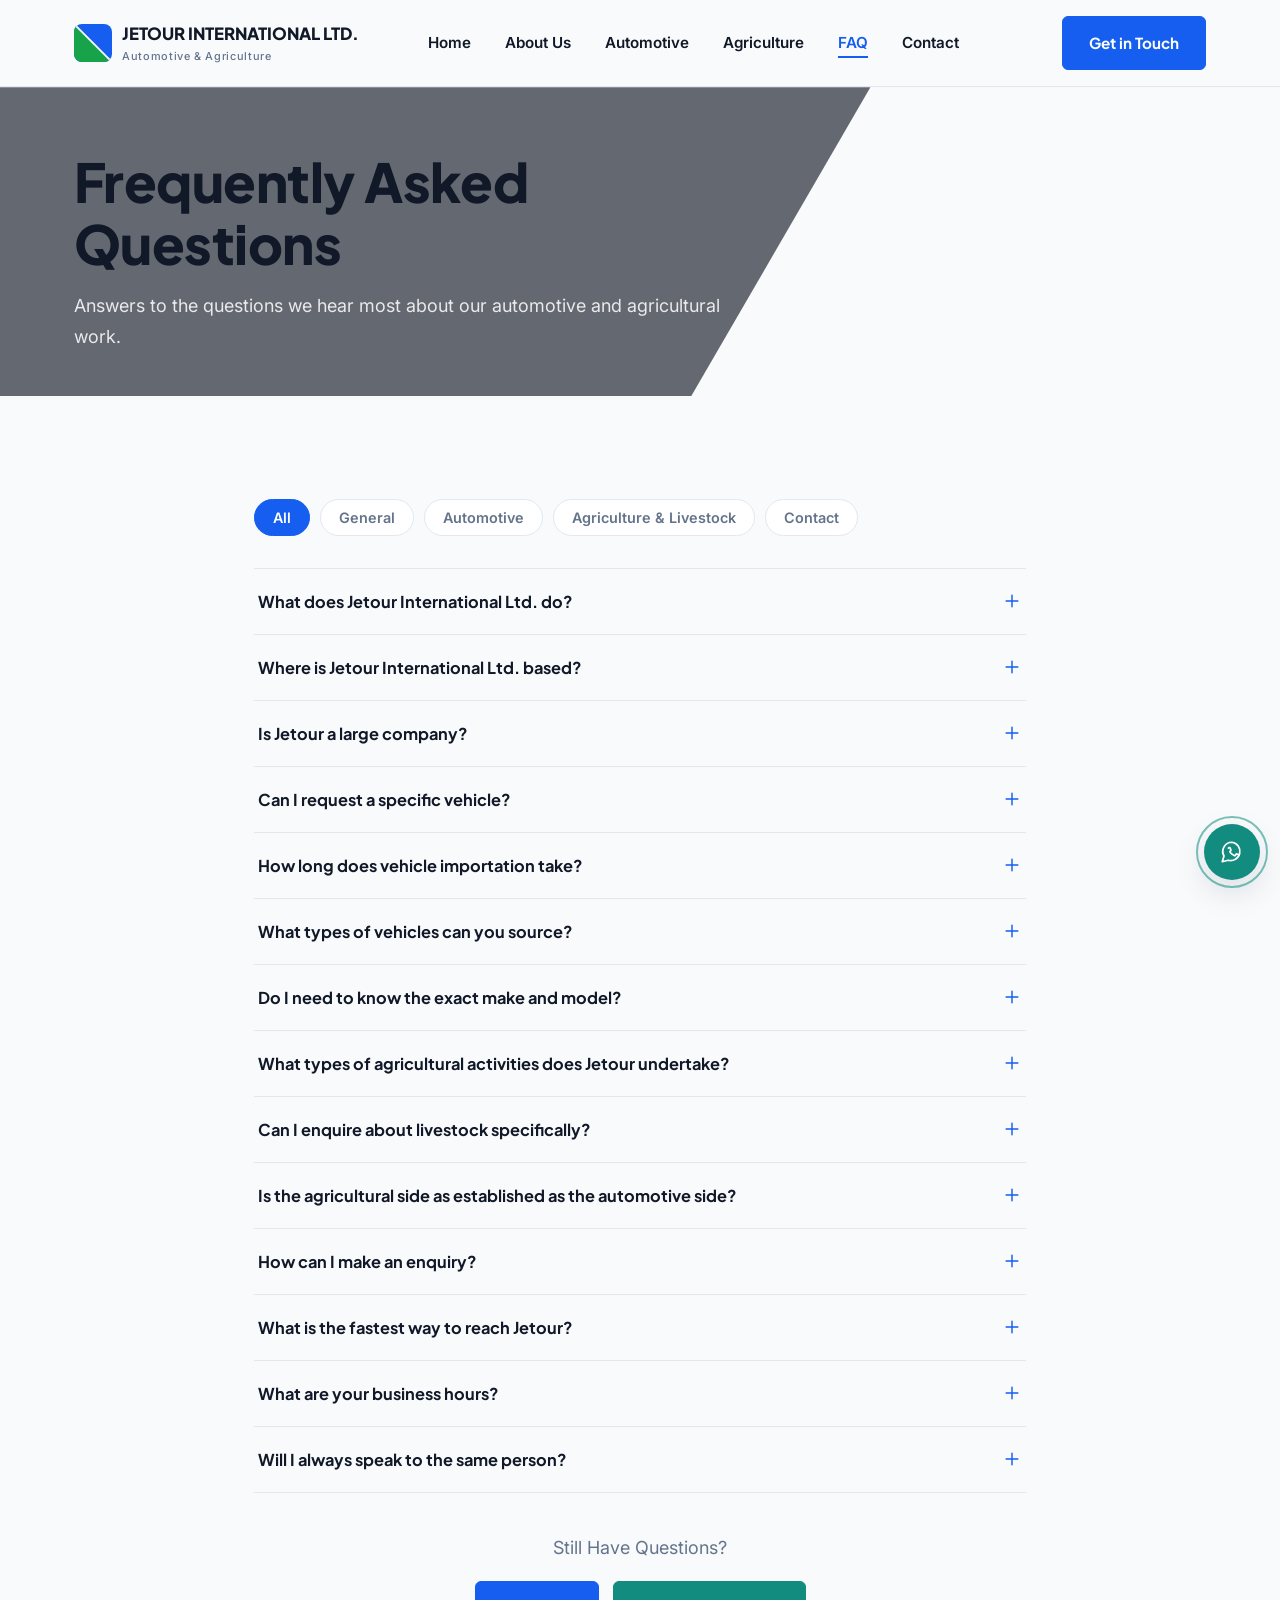
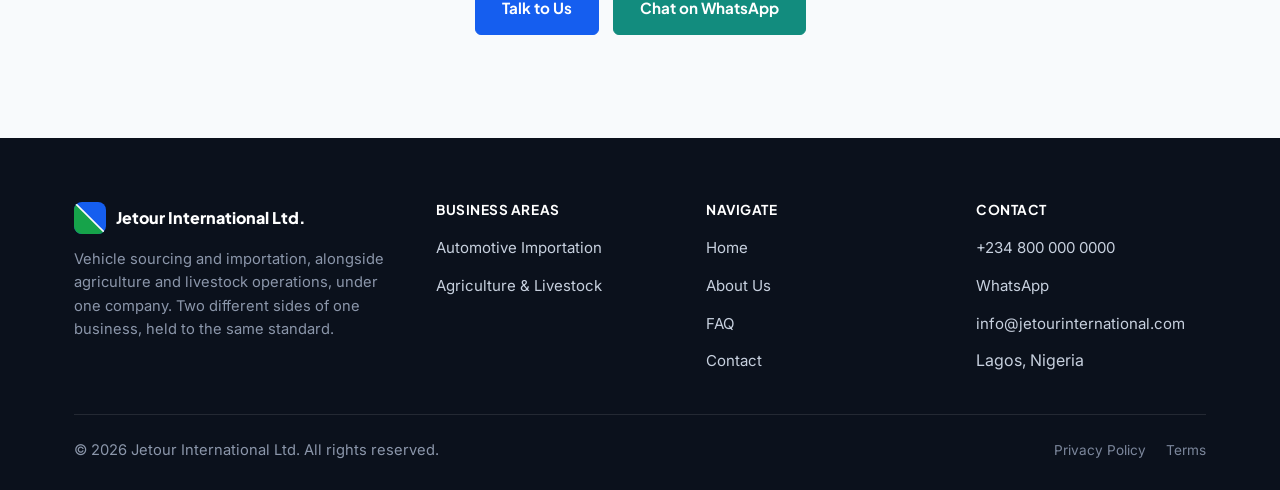
<file: pages/faq.html>
<!DOCTYPE html>
<html lang="en">
<head>
<script>document.documentElement.classList.add('js');</script>
<meta charset="UTF-8">
<meta name="viewport" content="width=device-width, initial-scale=1.0">
<title>FAQ | Jetour International Ltd.</title>
<meta name="description" content="Answers to common questions about Jetour International Ltd.'s vehicle importation and agricultural services.">
<meta property="og:title" content="FAQ | Jetour International Ltd.">
<meta property="og:type" content="website">
<link rel="icon" type="image/svg+xml" href="../assets/icons/favicon.svg">
<link rel="preconnect" href="https://fonts.googleapis.com">
<link rel="preconnect" href="https://fonts.gstatic.com" crossorigin>
<link href="https://fonts.googleapis.com/css2?family=Inter:wght@400;500;600&amp;family=Plus+Jakarta+Sans:wght@700;800&amp;display=swap" rel="stylesheet">
<link rel="stylesheet" href="../css/style.css">
<link rel="stylesheet" href="../css/components.css">
<link rel="stylesheet" href="../css/responsive.css">
</head>
<body>
<a class="skip-link" href="#main-content">Skip to main content</a>

<header class="site-header">
  <div class="container navbar">
    <a href="../index.html" class="brand">
      <svg class="brand-mark" viewBox="0 0 40 40" role="img" aria-label="Jetour International Ltd. logo">
        <rect width="40" height="40" fill="#155EEF"></rect>
        <path d="M0 40 L40 40 L0 0 Z" fill="#16A34A"></path>
        <path d="M0 0 L40 40" stroke="#F8FAFC" stroke-width="2"></path>
      </svg>
      <span class="brand-name">JETOUR<span class="brand-suffix"> INTERNATIONAL LTD.</span><span class="brand-tagline">Automotive &amp; Agriculture</span></span>
    </a>

    <nav aria-label="Primary">
      <ul class="nav-links" id="primary-navigation" data-nav-links data-open="false">
        <li><a href="../index.html">Home</a></li>
        <li><a href="about.html">About Us</a></li>
        <li><a href="automotive.html">Automotive</a></li>
        <li><a href="agriculture.html">Agriculture</a></li>
        <li><a href="faq.html" aria-current="page">FAQ</a></li>
        <li><a href="contact.html">Contact</a></li>
        <li><a class="btn btn-primary mobile-cta" href="contact.html">Get in Touch</a></li>
      </ul>
    </nav>

    <div class="nav-actions">
      <a class="btn btn-primary nav-cta" href="contact.html">Get in Touch</a>
      <button class="menu-toggle" data-nav-toggle aria-expanded="false" aria-controls="primary-navigation" aria-label="Open menu">
        <svg class="icon-menu" viewBox="0 0 24 24" width="26" height="26" fill="none" stroke="currentColor" stroke-width="1.75" stroke-linecap="round"><line x1="3" y1="6" x2="21" y2="6"/><line x1="3" y1="12" x2="21" y2="12"/><line x1="3" y1="18" x2="21" y2="18"/></svg>
        <svg class="icon-close" viewBox="0 0 24 24" width="26" height="26" fill="none" stroke="currentColor" stroke-width="1.75" stroke-linecap="round"><line x1="5" y1="5" x2="19" y2="19"/><line x1="19" y1="5" x2="5" y2="19"/></svg>
      </button>
    </div>
  </div>
</header>
<div class="nav-scrim" data-nav-scrim data-open="false"></div>

<main id="main-content">

  <section class="page-hero" style="padding-block:64px 44px;">
    <div class="page-hero-media" data-bg-img="faq-hero" style="background-image:url('https://picsum.photos/seed/jetour-faq-hero/1800/700');"></div>
    <div class="page-hero-scrim"></div>
    <div class="container page-hero-content">
      <h1>Frequently Asked Questions</h1>
      <p class="lede">Answers to the questions we hear most about our automotive and agricultural work.</p>
    </div>
  </section>

  <section class="section">
    <div class="container" style="max-width:820px;">

      <div class="faq-category-tabs" role="tablist" aria-label="FAQ categories">
        <button class="faq-tab" data-faq-tab="all" aria-current="true">All</button>
        <button class="faq-tab" data-faq-tab="general" aria-current="false">General</button>
        <button class="faq-tab" data-faq-tab="automotive" aria-current="false">Automotive</button>
        <button class="faq-tab" data-faq-tab="agriculture" aria-current="false">Agriculture &amp; Livestock</button>
        <button class="faq-tab" data-faq-tab="contact" aria-current="false">Contact</button>
      </div>

      <div class="faq-list">

        <div class="faq-item" data-faq-item data-faq-category="general" data-reveal>
          <h3><button class="faq-question" data-faq-question aria-expanded="false" aria-controls="faq-1" id="faq-q1">
            What does Jetour International Ltd. do?
            <svg class="icon-plus" viewBox="0 0 24 24" fill="none" stroke="currentColor" stroke-width="1.75" stroke-linecap="round"><path d="M12 5v14M5 12h14"/></svg>
          </button></h3>
          <div class="faq-answer" data-faq-answer id="faq-1" role="region" aria-labelledby="faq-q1">
            <div class="faq-answer-inner"><p>Jetour International Ltd. operates in two areas: vehicle sourcing and importation, and agriculture, including farming and livestock rearing. They are run as two separate but equally serious parts of the same company.</p></div>
          </div>
        </div>

        <div class="faq-item" data-faq-item data-faq-category="general" data-reveal>
          <h3><button class="faq-question" data-faq-question aria-expanded="false" aria-controls="faq-2" id="faq-q2">
            Where is Jetour International Ltd. based?
            <svg class="icon-plus" viewBox="0 0 24 24" fill="none" stroke="currentColor" stroke-width="1.75" stroke-linecap="round"><path d="M12 5v14M5 12h14"/></svg>
          </button></h3>
          <div class="faq-answer" data-faq-answer id="faq-2" role="region" aria-labelledby="faq-q2">
            <div class="faq-answer-inner"><p>Our address and contact details are available on the Contact page. Reach out and we will be glad to assist.</p></div>
          </div>
        </div>

        <div class="faq-item" data-faq-item data-faq-category="general" data-reveal>
          <h3><button class="faq-question" data-faq-question aria-expanded="false" aria-controls="faq-11" id="faq-q11">
            Is Jetour a large company?
            <svg class="icon-plus" viewBox="0 0 24 24" fill="none" stroke="currentColor" stroke-width="1.75" stroke-linecap="round"><path d="M12 5v14M5 12h14"/></svg>
          </button></h3>
          <div class="faq-answer" data-faq-answer id="faq-11" role="region" aria-labelledby="faq-q11">
            <div class="faq-answer-inner"><p>No, and we would rather be upfront about that. We are a small, focused company, which means enquiries go to people who actually handle them, not a large call centre.</p></div>
          </div>
        </div>

        <div class="faq-item" data-faq-item data-faq-category="automotive" data-reveal>
          <h3><button class="faq-question" data-faq-question aria-expanded="false" aria-controls="faq-3" id="faq-q3">
            Can I request a specific vehicle?
            <svg class="icon-plus" viewBox="0 0 24 24" fill="none" stroke="currentColor" stroke-width="1.75" stroke-linecap="round"><path d="M12 5v14M5 12h14"/></svg>
          </button></h3>
          <div class="faq-answer" data-faq-answer id="faq-3" role="region" aria-labelledby="faq-q3">
            <div class="faq-answer-inner"><p>Yes. Share the vehicle type, make, model and any other preferences by phone or WhatsApp, and our team will follow up.</p></div>
          </div>
        </div>

        <div class="faq-item" data-faq-item data-faq-category="automotive" data-reveal>
          <h3><button class="faq-question" data-faq-question aria-expanded="false" aria-controls="faq-4" id="faq-q4">
            How long does vehicle importation take?
            <svg class="icon-plus" viewBox="0 0 24 24" fill="none" stroke="currentColor" stroke-width="1.75" stroke-linecap="round"><path d="M12 5v14M5 12h14"/></svg>
          </button></h3>
          <div class="faq-answer" data-faq-answer id="faq-4" role="region" aria-labelledby="faq-q4">
            <div class="faq-answer-inner"><p>Timelines depend on the vehicle and its origin. Once we understand your request, we will give you a clearer estimate rather than a generic number.</p></div>
          </div>
        </div>

        <div class="faq-item" data-faq-item data-faq-category="automotive" data-reveal>
          <h3><button class="faq-question" data-faq-question aria-expanded="false" aria-controls="faq-5" id="faq-q5">
            What types of vehicles can you source?
            <svg class="icon-plus" viewBox="0 0 24 24" fill="none" stroke="currentColor" stroke-width="1.75" stroke-linecap="round"><path d="M12 5v14M5 12h14"/></svg>
          </button></h3>
          <div class="faq-answer" data-faq-answer id="faq-5" role="region" aria-labelledby="faq-q5">
            <div class="faq-answer-inner"><p>We generally assist with cars, SUVs, pickup trucks and commercial vehicles. Get in touch with your specific requirement and we will let you know if we can help.</p></div>
          </div>
        </div>

        <div class="faq-item" data-faq-item data-faq-category="automotive" data-reveal>
          <h3><button class="faq-question" data-faq-question aria-expanded="false" aria-controls="faq-12" id="faq-q12">
            Do I need to know the exact make and model?
            <svg class="icon-plus" viewBox="0 0 24 24" fill="none" stroke="currentColor" stroke-width="1.75" stroke-linecap="round"><path d="M12 5v14M5 12h14"/></svg>
          </button></h3>
          <div class="faq-answer" data-faq-answer id="faq-12" role="region" aria-labelledby="faq-q12">
            <div class="faq-answer-inner"><p>Not at all. A general idea of what you need the vehicle for and your budget range is enough for us to start narrowing down suitable options with you.</p></div>
          </div>
        </div>

        <div class="faq-item" data-faq-item data-faq-category="agriculture" data-reveal>
          <h3><button class="faq-question" data-faq-question aria-expanded="false" aria-controls="faq-6" id="faq-q6">
            What types of agricultural activities does Jetour undertake?
            <svg class="icon-plus" viewBox="0 0 24 24" fill="none" stroke="currentColor" stroke-width="1.75" stroke-linecap="round"><path d="M12 5v14M5 12h14"/></svg>
          </button></h3>
          <div class="faq-answer" data-faq-answer id="faq-6" role="region" aria-labelledby="faq-q6">
            <div class="faq-answer-inner"><p>Our agricultural work includes farming, livestock rearing, and related activities. Contact us for more detail on our current operations.</p></div>
          </div>
        </div>

        <div class="faq-item" data-faq-item data-faq-category="agriculture" data-reveal>
          <h3><button class="faq-question" data-faq-question aria-expanded="false" aria-controls="faq-7" id="faq-q7">
            Can I enquire about livestock specifically?
            <svg class="icon-plus" viewBox="0 0 24 24" fill="none" stroke="currentColor" stroke-width="1.75" stroke-linecap="round"><path d="M12 5v14M5 12h14"/></svg>
          </button></h3>
          <div class="faq-answer" data-faq-answer id="faq-7" role="region" aria-labelledby="faq-q7">
            <div class="faq-answer-inner"><p>Yes. Message us directly on WhatsApp or give us a call and mention livestock.</p></div>
          </div>
        </div>

        <div class="faq-item" data-faq-item data-faq-category="agriculture" data-reveal>
          <h3><button class="faq-question" data-faq-question aria-expanded="false" aria-controls="faq-13" id="faq-q13">
            Is the agricultural side as established as the automotive side?
            <svg class="icon-plus" viewBox="0 0 24 24" fill="none" stroke="currentColor" stroke-width="1.75" stroke-linecap="round"><path d="M12 5v14M5 12h14"/></svg>
          </button></h3>
          <div class="faq-answer" data-faq-answer id="faq-13" role="region" aria-labelledby="faq-q13">
            <div class="faq-answer-inner"><p>Not yet, and we would rather say that plainly than overstate it. It is a genuine, actively managed part of the business, but it is still growing.</p></div>
          </div>
        </div>

        <div class="faq-item" data-faq-item data-faq-category="contact" data-reveal>
          <h3><button class="faq-question" data-faq-question aria-expanded="false" aria-controls="faq-8" id="faq-q8">
            How can I make an enquiry?
            <svg class="icon-plus" viewBox="0 0 24 24" fill="none" stroke="currentColor" stroke-width="1.75" stroke-linecap="round"><path d="M12 5v14M5 12h14"/></svg>
          </button></h3>
          <div class="faq-answer" data-faq-answer id="faq-8" role="region" aria-labelledby="faq-q8">
            <div class="faq-answer-inner"><p>You can reach us by phone, WhatsApp or email. All details are on our Contact page.</p></div>
          </div>
        </div>

        <div class="faq-item" data-faq-item data-faq-category="contact" data-reveal>
          <h3><button class="faq-question" data-faq-question aria-expanded="false" aria-controls="faq-9" id="faq-q9">
            What is the fastest way to reach Jetour?
            <svg class="icon-plus" viewBox="0 0 24 24" fill="none" stroke="currentColor" stroke-width="1.75" stroke-linecap="round"><path d="M12 5v14M5 12h14"/></svg>
          </button></h3>
          <div class="faq-answer" data-faq-answer id="faq-9" role="region" aria-labelledby="faq-q9">
            <div class="faq-answer-inner"><p>WhatsApp is generally the quickest way to reach our team directly.</p></div>
          </div>
        </div>

        <div class="faq-item" data-faq-item data-faq-category="contact" data-reveal>
          <h3><button class="faq-question" data-faq-question aria-expanded="false" aria-controls="faq-10" id="faq-q10">
            What are your business hours?
            <svg class="icon-plus" viewBox="0 0 24 24" fill="none" stroke="currentColor" stroke-width="1.75" stroke-linecap="round"><path d="M12 5v14M5 12h14"/></svg>
          </button></h3>
          <div class="faq-answer" data-faq-answer id="faq-10" role="region" aria-labelledby="faq-q10">
            <div class="faq-answer-inner"><p>Our business hours are listed on the Contact page. Messages sent outside these hours will be answered as soon as we are available.</p></div>
          </div>
        </div>

        <div class="faq-item" data-faq-item data-faq-category="contact" data-reveal>
          <h3><button class="faq-question" data-faq-question aria-expanded="false" aria-controls="faq-14" id="faq-q14">
            Will I always speak to the same person?
            <svg class="icon-plus" viewBox="0 0 24 24" fill="none" stroke="currentColor" stroke-width="1.75" stroke-linecap="round"><path d="M12 5v14M5 12h14"/></svg>
          </button></h3>
          <div class="faq-answer" data-faq-answer id="faq-14" role="region" aria-labelledby="faq-q14">
            <div class="faq-answer-inner"><p>As a small team, there is a good chance of that, but the priority is that your enquiry is handled properly, not tied to one specific person being available.</p></div>
          </div>
        </div>

      </div>

      <div class="section-foot" style="text-align:center;" data-reveal>
        <p class="lede" style="margin-inline:auto 0;display:inline;">Still Have Questions?</p>
        <div class="cta-row" style="margin-top:18px; justify-content:center;">
          <a href="#" data-config-href="phone" class="btn btn-primary">Talk to Us</a>
          <a href="#" data-config-href="whatsapp" class="btn btn-whatsapp">Chat on WhatsApp</a>
        </div>
      </div>

    </div>
  </section>

</main>

<footer class="site-footer">
  <div class="container">
    <div class="footer-grid">
      <div class="footer-col">
        <div class="footer-brand">
          <svg class="brand-mark" viewBox="0 0 40 40" role="img" aria-label="Jetour International Ltd. logo">
            <rect width="40" height="40" fill="#155EEF"></rect>
            <path d="M0 40 L40 40 L0 0 Z" fill="#16A34A"></path>
            <path d="M0 0 L40 40" stroke="#F8FAFC" stroke-width="2"></path>
          </svg>
          <span data-config-text="companyName">JETOUR INTERNATIONAL LTD.</span>
        </div>
        <p>Vehicle sourcing and importation, alongside agriculture and livestock operations, under one company. Two different sides of one business, held to the same standard.</p>
      </div>
      <div class="footer-col">
        <h4>Business Areas</h4>
        <ul>
          <li><a href="automotive.html">Automotive Importation</a></li>
          <li><a href="agriculture.html">Agriculture &amp; Livestock</a></li>
        </ul>
      </div>
      <div class="footer-col">
        <h4>Navigate</h4>
        <ul>
          <li><a href="../index.html">Home</a></li>
          <li><a href="about.html">About Us</a></li>
          <li><a href="faq.html">FAQ</a></li>
          <li><a href="contact.html">Contact</a></li>
        </ul>
      </div>
      <div class="footer-col">
        <h4>Contact</h4>
        <ul>
          <li><a href="#" data-config-href="phone" data-config-text="phoneDisplay">Phone</a></li>
          <li><a href="#" data-config-href="whatsapp">WhatsApp</a></li>
          <li><a href="#" data-config-href="email" data-config-text="email">Email</a></li>
          <li><span data-config-text="address">Address</span></li>
        </ul>
      </div>
    </div>
    <div class="footer-bottom">
      <p>&copy; <span data-year></span> <span data-config-text="companyName">Jetour International Ltd.</span> All rights reserved.</p>
      <div class="footer-legal">
        <a href="#">Privacy Policy</a>
        <a href="#">Terms</a>
      </div>
    </div>
  </div>
</footer>

<a class="float-whatsapp" href="#" data-config-href="whatsapp" aria-label="Chat with us on WhatsApp">
  <svg viewBox="0 0 24 24" fill="none" stroke="currentColor" stroke-width="1.6" stroke-linecap="round" stroke-linejoin="round">
    <path d="M12 3a8.5 8.5 0 0 0-7.4 12.7L3 21l5.5-1.4A8.5 8.5 0 1 0 12 3Z"/>
    <path d="M8.7 8.4c.2-.4.4-.4.6-.4h.5c.15 0 .35 0 .5.4.2.5.6 1.5.65 1.6.05.15.1.3 0 .45-.1.2-.15.3-.3.45-.15.15-.3.3-.4.4-.15.15-.3.3-.1.6.2.3.85 1.3 1.85 2.1 1.25 1 1.9 1.2 2.2 1.35.3.15.5.1.65-.1.2-.2.8-.9.95-1.2.15-.3.35-.25.6-.15.25.1 1.6.75 1.9.9" fill="none"/>
  </svg>
</a>

<script src="../js/config.js"></script>
<script src="../js/images.js"></script>
<script src="../js/navigation.js"></script>
<script src="../js/faq.js"></script>
<script src="../js/reveal.js"></script>
<script src="../js/main.js"></script>
</body>
</html>
</file>
<file: css/style.css>
/* ==========================================================================
   JETOUR INTERNATIONAL LTD.
   style.css: design tokens, reset, typography, layout primitives
   ========================================================================== */

/* ---- Design tokens ---- */
:root {
  /* Brand colors */
  --color-primary: #155EEF;
  --color-primary-dark: #0B3FA8;
  --color-primary-tint: #EAF1FF;
  --color-green: #16A34A;
  --color-green-dark: #0F7A38;
  --color-green-tint: #EAF7EE;
  --color-lime: #84CC16;
  --color-yellow: #FACC15;

  /* Neutrals */
  --color-background: #F8FAFC;
  --color-white: #FFFFFF;
  --color-text: #111827;
  --color-muted: #64748B;
  --color-border: #E2E8F0;
  --color-overlay: rgba(10, 16, 28, 0.62);
  --color-overlay-soft: rgba(10, 16, 28, 0.38);

  /* Type */
  --font-heading: 'Plus Jakarta Sans', 'Segoe UI', sans-serif;
  --font-body: 'Inter', 'Segoe UI', sans-serif;

  /* Layout */
  --container-width: 1180px;
  --container-pad: 24px;
  --radius-sm: 6px;
  --radius-md: 10px;
  --shadow-card: 0 1px 2px rgba(17, 24, 39, 0.04), 0 8px 24px rgba(17, 24, 39, 0.06);
  --shadow-raised: 0 12px 32px rgba(17, 24, 39, 0.12);

  /* Motion */
  --ease-standard: cubic-bezier(0.4, 0, 0.2, 1);
  --duration-fast: 160ms;
  --duration-base: 320ms;
  --duration-slow: 700ms;
}

[data-theme="dark"] {
  --color-background: #0E1420;
  --color-white: #151C29;
  --color-text: #EEF2F8;
  --color-muted: #94A3B8;
  --color-border: #263042;
  --color-primary-tint: #16233F;
  --color-green-tint: #12241A;
}

/* ---- Reset ---- */
*,
*::before,
*::after {
  box-sizing: border-box;
}

html {
  scroll-behavior: smooth;
}

@media (prefers-reduced-motion: reduce) {
  html {
    scroll-behavior: auto;
  }
  *,
  *::before,
  *::after {
    animation-duration: 0.001ms !important;
    animation-iteration-count: 1 !important;
    transition-duration: 0.001ms !important;
    scroll-behavior: auto !important;
  }
}

body {
  margin: 0;
  font-family: var(--font-body);
  font-weight: 400;
  color: var(--color-text);
  background: var(--color-background);
  line-height: 1.6;
  -webkit-font-smoothing: antialiased;
}

img {
  max-width: 100%;
  display: block;
}

a {
  color: inherit;
  text-decoration: none;
}

button {
  font-family: inherit;
  cursor: pointer;
}

ul {
  margin: 0;
  padding: 0;
  list-style: none;
}

svg {
  display: block;
}

:focus-visible {
  outline: 2px solid var(--color-primary);
  outline-offset: 3px;
  border-radius: 2px;
}

/* ---- Typography ---- */
h1, h2, h3, h4 {
  font-family: var(--font-heading);
  color: var(--color-text);
  font-weight: 800;
  line-height: 1.15;
  margin: 0;
  letter-spacing: -0.01em;
}

h1 { font-size: clamp(2.25rem, 4.2vw, 3.5rem); }
h2 { font-size: clamp(1.75rem, 3vw, 2.5rem); }
h3 { font-size: clamp(1.25rem, 1.8vw, 1.5rem); font-weight: 700; }
h4 { font-size: 1.125rem; font-weight: 700; }

p {
  margin: 0;
  color: var(--color-muted);
  max-width: 62ch;
}

.lede {
  font-size: 1.125rem;
  line-height: 1.7;
}

/* ---- Scroll reveal (progressive enhancement: only active once .js is present) ---- */
.js [data-reveal] {
  opacity: 0;
  transform: translateY(18px);
  transition: opacity 0.6s var(--ease-standard), transform 0.6s var(--ease-standard);
}

.js [data-reveal].is-visible {
  opacity: 1;
  transform: none;
}

.reveal-delay-1 { transition-delay: 90ms; }
.reveal-delay-2 { transition-delay: 180ms; }
.reveal-delay-3 { transition-delay: 270ms; }
.reveal-delay-4 { transition-delay: 360ms; }

/* ---- Animated heading accent (grows in alongside the reveal) ---- */
.section-head h2 {
  position: relative;
}

.section-head h2::after {
  content: "";
  display: block;
  width: 52px;
  height: 3px;
  background: var(--color-primary);
  margin-top: 16px;
  transition: width 0.6s var(--ease-standard) 0.15s;
}

.section-head--center h2::after {
  margin-inline: auto;
}

.section-head--green h2::after {
  background: var(--color-green);
}

.js .section-head[data-reveal] h2::after {
  width: 0;
}

.js .section-head[data-reveal].is-visible h2::after {
  width: 52px;
}

@media (prefers-reduced-motion: reduce) {
  .js [data-reveal] {
    opacity: 1;
    transform: none;
  }
}

.container {
  width: 100%;
  max-width: var(--container-width);
  margin-inline: auto;
  padding-inline: var(--container-pad);
}

.section {
  padding-block: clamp(56px, 8vw, 104px);
}

.section--tight {
  padding-block: clamp(40px, 6vw, 72px);
}

.section--alt {
  background: var(--color-white);
  border-top: 1px solid var(--color-border);
  border-bottom: 1px solid var(--color-border);
}

.section-head {
  max-width: 640px;
  margin-bottom: 44px;
}

.section-head--center {
  margin-inline: auto;
  text-align: center;
}

.section-foot {
  margin-top: 40px;
}

.grid-2 {
  display: grid;
  grid-template-columns: 1fr 1fr;
  gap: 32px;
}

.grid-4 {
  display: grid;
  grid-template-columns: repeat(4, 1fr);
  gap: 28px;
}

.visually-hidden {
  position: absolute;
  width: 1px;
  height: 1px;
  padding: 0;
  margin: -1px;
  overflow: hidden;
  clip: rect(0, 0, 0, 0);
  white-space: nowrap;
  border: 0;
}

.skip-link {
  position: absolute;
  left: 12px;
  top: -60px;
  background: var(--color-primary);
  color: var(--color-white);
  padding: 10px 16px;
  border-radius: var(--radius-sm);
  z-index: 999;
  transition: top var(--duration-fast) var(--ease-standard);
}

.skip-link:focus {
  top: 12px;
}
</file>
<file: css/components.css>
/* ==========================================================================
   components.css: navbar, buttons, hero, cards, FAQ, forms, footer
   ========================================================================== */

/* ---- Buttons ---- */
.btn {
  display: inline-flex;
  align-items: center;
  gap: 10px;
  font-family: var(--font-heading);
  font-weight: 700;
  font-size: 0.95rem;
  padding: 14px 26px;
  border-radius: var(--radius-sm);
  border: 1.5px solid transparent;
  transition: background var(--duration-fast) var(--ease-standard),
              border-color var(--duration-fast) var(--ease-standard),
              color var(--duration-fast) var(--ease-standard),
              transform var(--duration-fast) var(--ease-standard);
  white-space: nowrap;
}

.btn:active {
  transform: translateY(1px);
}

.btn-primary {
  background: var(--color-primary);
  color: var(--color-white);
  border-color: var(--color-primary);
}

.btn-primary:hover {
  background: var(--color-primary-dark);
  border-color: var(--color-primary-dark);
}

.btn-green {
  background: var(--color-green);
  color: var(--color-white);
  border-color: var(--color-green);
}

.btn-green:hover {
  background: var(--color-green-dark);
  border-color: var(--color-green-dark);
}

.btn-outline {
  background: transparent;
  color: var(--color-text);
  border-color: var(--color-border);
}

.btn-outline:hover {
  border-color: var(--color-text);
}

.btn-outline-light {
  background: transparent;
  color: var(--color-white);
  border-color: rgba(255, 255, 255, 0.55);
}

.btn-outline-light:hover {
  border-color: var(--color-white);
  background: rgba(255, 255, 255, 0.1);
}

.btn-whatsapp {
  background: #128C7E;
  color: var(--color-white);
  border-color: #128C7E;
}

.btn-whatsapp:hover {
  background: #0e6f63;
  border-color: #0e6f63;
}

.btn-block {
  width: 100%;
  justify-content: center;
}

.btn[disabled] {
  opacity: 0.65;
  cursor: not-allowed;
  transform: none;
}

.btn-icon {
  width: 18px;
  height: 18px;
  flex-shrink: 0;
}

.cta-row {
  display: flex;
  flex-wrap: wrap;
  gap: 14px;
  align-items: center;
}

/* ---- Header / Navbar ---- */
.site-header {
  position: sticky;
  top: 0;
  z-index: 100;
  background: rgba(248, 250, 252, 0.92);
  backdrop-filter: saturate(140%) blur(8px);
  border-bottom: 1px solid var(--color-border);
}

[data-theme="dark"] .site-header {
  background: rgba(14, 20, 32, 0.9);
}

.navbar {
  display: flex;
  align-items: center;
  justify-content: space-between;
  padding-block: 16px;
}

.brand {
  display: flex;
  align-items: center;
  gap: 10px;
  font-family: var(--font-heading);
  font-weight: 800;
  font-size: 1.05rem;
  color: var(--color-text);
}

.brand-mark {
  width: 38px;
  height: 38px;
  flex-shrink: 0;
  border-radius: 8px;
  overflow: hidden;
  transition: transform var(--duration-fast) var(--ease-standard);
}

.brand:hover .brand-mark {
  transform: scale(1.08) rotate(-3deg);
}

.brand-tagline {
  display: block;
  font-family: var(--font-body);
  font-weight: 500;
  font-size: 0.68rem;
  letter-spacing: 0.06em;
  color: var(--color-muted);
  margin-top: 1px;
}

.nav-links {
  display: flex;
  align-items: center;
  gap: 34px;
}

.nav-links a {
  font-weight: 600;
  font-size: 0.95rem;
  color: var(--color-text);
  position: relative;
  padding-block: 4px;
}

.nav-links a::after {
  content: "";
  position: absolute;
  left: 0;
  right: 0;
  bottom: -2px;
  height: 2px;
  background: var(--color-primary);
  transform: scaleX(0);
  transform-origin: left;
  transition: transform var(--duration-fast) var(--ease-standard);
}

.nav-links a:hover::after,
.nav-links a[aria-current="page"]::after {
  transform: scaleX(1);
}

.nav-links a[aria-current="page"] {
  color: var(--color-primary);
}

.nav-actions {
  display: flex;
  align-items: center;
  gap: 18px;
}

.nav-cta {
  display: none;
}

@media (min-width: 901px) {
  .nav-cta {
    display: inline-flex;
  }
}

.menu-toggle {
  display: none;
  position: relative;
  width: 42px;
  height: 42px;
  align-items: center;
  justify-content: center;
  background: none;
  border: none;
  color: var(--color-text);
}

.menu-toggle svg {
  position: absolute;
  top: 50%;
  left: 50%;
  transform: translate(-50%, -50%) rotate(0deg);
  opacity: 1;
  transition: opacity var(--duration-fast) var(--ease-standard),
              transform var(--duration-fast) var(--ease-standard);
}

.menu-toggle .icon-close {
  opacity: 0;
  transform: translate(-50%, -50%) rotate(-90deg);
}

.menu-toggle[aria-expanded="true"] .icon-menu {
  opacity: 0;
  transform: translate(-50%, -50%) rotate(90deg);
}

.menu-toggle[aria-expanded="true"] .icon-close {
  opacity: 1;
  transform: translate(-50%, -50%) rotate(0deg);
}

@media (max-width: 900px) {
  .nav-links {
    position: fixed;
    inset: 0 0 0 auto;
    width: min(86vw, 360px);
    height: 100vh;
    background: var(--color-white);
    flex-direction: column;
    align-items: stretch;
    justify-content: flex-start;
    gap: 6px;
    padding: 100px 24px 32px;
    transform: translateX(100%);
    transition: transform var(--duration-base) var(--ease-standard);
    box-shadow: var(--shadow-raised);
    overflow-y: auto;
  }

  .nav-links[data-open="true"] {
    transform: translateX(0);
  }

  .nav-links a {
    width: 100%;
    padding: 15px 14px;
    font-size: 1.05rem;
    border-radius: var(--radius-sm);
    transition: background var(--duration-fast) var(--ease-standard);
  }

  .nav-links a::after {
    display: none;
  }

  .nav-links a:hover,
  .nav-links a:active,
  .nav-links a[aria-current="page"] {
    background: var(--color-primary-tint);
  }

  .menu-toggle {
    display: flex;
  }

  .nav-actions > .nav-cta {
    display: none;
  }
}

.mobile-cta {
  display: none;
}

@media (max-width: 900px) {
  .mobile-cta {
    display: inline-flex;
    width: 100%;
    justify-content: center;
    margin-top: 20px;
  }
}

.nav-scrim {
  position: fixed;
  inset: 0;
  background: rgba(10, 16, 28, 0.5);
  opacity: 0;
  pointer-events: none;
  transition: opacity var(--duration-base) var(--ease-standard);
  z-index: 90;
}

.nav-scrim[data-open="true"] {
  opacity: 1;
  pointer-events: auto;
}

body[data-nav-open="true"] {
  overflow: hidden;
}

/* ---- Hero Slider ---- */
.hero-slider {
  position: relative;
  height: min(88vh, 760px);
  min-height: 520px;
  overflow: hidden;
  background: var(--color-text);
}

.hero-slide {
  position: absolute;
  inset: 0;
  opacity: 0;
  visibility: hidden;
  transition: opacity var(--duration-slow) var(--ease-standard);
}

.hero-slide[data-active="true"] {
  opacity: 1;
  visibility: visible;
  z-index: 2;
}

.hero-slide-media {
  position: absolute;
  inset: 0;
  background-size: cover;
  background-position: center;
  transform-origin: center;
}

.hero-slide[data-active="true"] .hero-slide-media {
  animation: hero-kenburns 9s ease-out forwards;
}

@keyframes hero-kenburns {
  from { transform: scale(1); }
  to { transform: scale(1.07); }
}

.hero-slide-scrim {
  position: absolute;
  inset: 0;
  background: var(--color-overlay);
  clip-path: polygon(0 0, 62% 0, 46% 100%, 0 100%);
}

.hero-slide-content {
  position: relative;
  z-index: 2;
  height: 100%;
  display: flex;
  align-items: center;
}

.hero-copy {
  max-width: 560px;
  color: var(--color-white);
  padding-inline: var(--container-pad);
  margin-inline: auto;
  width: 100%;
  max-width: var(--container-width);
}

.hero-copy-inner {
  max-width: 540px;
  transform: translateX(0);
  transition: transform var(--duration-slow) var(--ease-standard), opacity var(--duration-slow) var(--ease-standard);
}

.hero-slide[data-active="true"] .hero-copy-inner {
  animation: hero-shift var(--duration-slow) var(--ease-standard);
}

@keyframes hero-shift {
  from { opacity: 0; transform: translateX(-18px); }
  to { opacity: 1; transform: translateX(0); }
}

.hero-copy h1 {
  color: var(--color-white);
  margin-bottom: 18px;
}

.hero-copy p {
  color: rgba(255, 255, 255, 0.86);
  margin-bottom: 30px;
}


.hero-controls {
  position: absolute;
  left: 0;
  right: 0;
  bottom: 28px;
  z-index: 3;
  display: flex;
  justify-content: center;
  gap: 10px;
}

.hero-dot {
  width: 34px;
  height: 4px;
  background: rgba(255, 255, 255, 0.4);
  border: none;
  padding: 0;
  border-radius: 2px;
  transition: background var(--duration-fast) var(--ease-standard);
}

.hero-dot[aria-current="true"] {
  background: var(--color-white);
}

.hero-nav-btn {
  position: absolute;
  top: 50%;
  transform: translateY(-50%);
  z-index: 3;
  background: rgba(10, 16, 28, 0.35);
  color: var(--color-white);
  border: none;
  width: 44px;
  height: 44px;
  border-radius: 50%;
  align-items: center;
  justify-content: center;
  display: none;
}

@media (min-width: 720px) {
  .hero-nav-btn { display: flex; }
}

.hero-nav-btn:hover {
  background: rgba(10, 16, 28, 0.55);
}

.hero-nav-btn--prev { left: 20px; }
.hero-nav-btn--next { right: 20px; }

/* ---- Page hero (interior pages) ---- */
.page-hero {
  position: relative;
  padding-block: 88px 64px;
  overflow: hidden;
  color: var(--color-white);
}

.page-hero-media {
  position: absolute;
  inset: 0;
  background-size: cover;
  background-position: center;
}

.page-hero-scrim {
  position: absolute;
  inset: 0;
  background: var(--color-overlay);
  clip-path: polygon(0 0, 68% 0, 54% 100%, 0 100%);
}

.page-hero-content {
  position: relative;
  z-index: 2;
}

.page-hero h1 {
  max-width: 620px;
}

.page-hero p {
  color: rgba(255, 255, 255, 0.86);
  margin-top: 16px;
}

/* ---- Icon tiles ---- */
.icon-tile {
  width: 48px;
  height: 48px;
  border-radius: var(--radius-sm);
  display: flex;
  align-items: center;
  justify-content: center;
  flex-shrink: 0;
  background: var(--color-primary-tint);
  color: var(--color-primary);
  transition: transform var(--duration-fast) var(--ease-standard);
}

.icon-tile--green {
  background: var(--color-green-tint);
  color: var(--color-green);
}

.icon-tile svg {
  width: 24px;
  height: 24px;
}

/* ---- Business area split ---- */
.split-panels {
  display: grid;
  grid-template-columns: 1fr 1fr;
  gap: 2px;
  background: var(--color-border);
  border-radius: var(--radius-md);
  overflow: hidden;
}

.split-panel {
  background: var(--color-white);
  padding: 40px;
  display: flex;
  flex-direction: column;
  gap: 18px;
  border-top: 3px solid transparent;
  transition: transform var(--duration-base) var(--ease-standard),
              box-shadow var(--duration-base) var(--ease-standard);
}

.split-panel:hover {
  transform: translateY(-4px);
  box-shadow: var(--shadow-raised);
}

.split-panel:hover .icon-tile {
  transform: scale(1.08) rotate(-4deg);
}

.split-panel--automotive { border-top-color: var(--color-primary); }
.split-panel--agriculture { border-top-color: var(--color-green); }

.split-panel ul {
  display: flex;
  flex-direction: column;
  gap: 10px;
  margin: 6px 0 4px;
}

.split-panel li {
  display: flex;
  align-items: flex-start;
  gap: 10px;
  font-size: 0.95rem;
  color: var(--color-text);
}

.split-panel li svg {
  width: 18px;
  height: 18px;
  margin-top: 2px;
  flex-shrink: 0;
  color: var(--color-primary);
}

.split-panel--agriculture li svg { color: var(--color-green); }

/* ---- Highlight rows (automotive / agriculture service breakdown) ---- */
.highlight-row {
  display: grid;
  grid-template-columns: repeat(3, 1fr);
  gap: 24px;
}

.highlight-card {
  background: var(--color-white);
  border: 1px solid var(--color-border);
  border-radius: var(--radius-md);
  padding: 28px;
  display: flex;
  flex-direction: column;
  gap: 14px;
  transition: transform var(--duration-base) var(--ease-standard),
              box-shadow var(--duration-base) var(--ease-standard),
              border-color var(--duration-base) var(--ease-standard);
}

.highlight-card:hover {
  transform: translateY(-4px);
  box-shadow: var(--shadow-raised);
  border-color: transparent;
}

.highlight-card:hover .icon-tile {
  transform: scale(1.08) rotate(-4deg);
}

.highlight-card h3 {
  margin-top: 4px;
}

.highlight-card .btn-outline {
  margin-top: auto;
  align-self: flex-start;
}

/* ---- Why Jetour: numbered principle rows (not icon-circle-in-a-row) ---- */
.principles-list {
  display: flex;
  flex-direction: column;
  border-top: 1px solid var(--color-border);
}

.principle-row {
  display: grid;
  grid-template-columns: 90px 1fr;
  gap: 24px;
  padding-block: 26px;
  padding-inline: 4px;
  border-bottom: 1px solid var(--color-border);
  align-items: baseline;
  transition: padding-inline-start var(--duration-base) var(--ease-standard);
}

.principle-row:hover {
  padding-inline-start: 14px;
}

.principle-index {
  font-family: var(--font-heading);
  font-weight: 800;
  font-size: 1.5rem;
  color: var(--color-border);
  transition: color var(--duration-base) var(--ease-standard);
}

.principle-row:hover .principle-index {
  color: var(--color-primary);
}

.principle-row h3 {
  margin-bottom: 8px;
}

/* ---- Visual showcase ---- */
.showcase-grid {
  display: grid;
  grid-template-columns: repeat(4, 1fr);
  grid-template-rows: repeat(2, 200px);
  gap: 12px;
}

.showcase-grid img {
  width: 100%;
  height: 100%;
  object-fit: cover;
  border-radius: var(--radius-sm);
  transition: transform var(--duration-base) var(--ease-standard);
}

.showcase-grid img:hover {
  transform: scale(1.035);
}

.showcase-item--wide { grid-column: span 2; }
.showcase-item--tall { grid-row: span 2; }

/* ---- FAQ accordion ---- */
.faq-list {
  border-top: 1px solid var(--color-border);
}

.faq-item {
  border-bottom: 1px solid var(--color-border);
}

.faq-question {
  width: 100%;
  background: none;
  border: none;
  text-align: left;
  padding: 22px 4px;
  display: flex;
  align-items: center;
  justify-content: space-between;
  gap: 20px;
  font-family: var(--font-heading);
  font-weight: 700;
  font-size: 1.02rem;
  color: var(--color-text);
}

.faq-question .icon-plus {
  flex-shrink: 0;
  width: 20px;
  height: 20px;
  color: var(--color-primary);
  transition: transform var(--duration-fast) var(--ease-standard);
}

.faq-question[aria-expanded="true"] .icon-plus {
  transform: rotate(45deg);
}

.faq-answer {
  overflow: hidden;
  max-height: 0;
  transition: max-height var(--duration-base) var(--ease-standard);
}

.faq-answer-inner {
  padding: 0 4px 22px;
}

.faq-category-tabs {
  display: flex;
  flex-wrap: wrap;
  gap: 10px;
  margin-bottom: 32px;
}

.faq-tab {
  background: var(--color-white);
  border: 1px solid var(--color-border);
  border-radius: 999px;
  padding: 9px 18px;
  font-weight: 600;
  font-size: 0.9rem;
  color: var(--color-muted);
  transition: background var(--duration-fast) var(--ease-standard),
              color var(--duration-fast) var(--ease-standard),
              border-color var(--duration-fast) var(--ease-standard);
}

.faq-tab[aria-current="true"] {
  background: var(--color-primary);
  border-color: var(--color-primary);
  color: var(--color-white);
}

/* ---- CTA band ---- */
.cta-band {
  background: var(--color-primary-dark);
  color: var(--color-white);
  border-radius: var(--radius-md);
  padding: clamp(36px, 6vw, 64px);
  display: flex;
  align-items: center;
  justify-content: space-between;
  gap: 32px;
  flex-wrap: wrap;
}

.cta-band h2 {
  color: var(--color-white);
  max-width: 480px;
}

.cta-band p {
  color: rgba(255, 255, 255, 0.8);
  margin-top: 12px;
}

.cta-band--green { background: var(--color-green-dark); }

/* ---- Forms ---- */
.form-grid {
  display: grid;
  grid-template-columns: 1fr 1fr;
  gap: 20px;
}

.form-field {
  display: flex;
  flex-direction: column;
  gap: 8px;
  margin-bottom: 20px;
}

.form-field--full {
  grid-column: 1 / -1;
}

.form-field label {
  font-weight: 600;
  font-size: 0.9rem;
  color: var(--color-text);
}

.form-field .optional {
  color: var(--color-muted);
  font-weight: 500;
}

.form-field input,
.form-field select,
.form-field textarea {
  font-family: var(--font-body);
  font-size: 0.98rem;
  padding: 13px 14px;
  border: 1.5px solid var(--color-border);
  border-radius: var(--radius-sm);
  background: var(--color-white);
  color: var(--color-text);
  transition: border-color var(--duration-fast) var(--ease-standard);
}

.form-field input:focus,
.form-field select:focus,
.form-field textarea:focus {
  border-color: var(--color-primary);
}

.form-field textarea {
  resize: vertical;
  min-height: 120px;
}

.form-field[data-state="invalid"] input,
.form-field[data-state="invalid"] select,
.form-field[data-state="invalid"] textarea {
  border-color: #DC2626;
}

.field-error {
  font-size: 0.82rem;
  color: #DC2626;
  display: none;
}

.form-field[data-state="invalid"] .field-error {
  display: block;
}

.form-status {
  display: none;
  align-items: center;
  gap: 12px;
  padding: 16px 18px;
  border-radius: var(--radius-sm);
  margin-top: 20px;
  font-weight: 600;
  font-size: 0.95rem;
}

.form-status[data-state="success"] {
  display: flex;
  background: var(--color-green-tint);
  color: var(--color-green-dark);
}

.form-status[data-state="error"] {
  display: flex;
  background: #FEF2F2;
  color: #B91C1C;
}

.form-status svg {
  width: 20px;
  height: 20px;
  flex-shrink: 0;
}

/* ---- Contact info cards ---- */
.contact-info-list {
  display: flex;
  flex-direction: column;
  gap: 20px;
}

.contact-info-item {
  display: flex;
  gap: 16px;
  align-items: flex-start;
}

.contact-info-item h4 {
  margin-bottom: 4px;
}

.contact-info-item a,
.contact-info-item p {
  color: var(--color-muted);
}

.contact-info-item a:hover {
  color: var(--color-primary);
}

.hours-list {
  display: flex;
  flex-direction: column;
  gap: 8px;
}

.hours-list li {
  display: flex;
  justify-content: space-between;
  gap: 20px;
  font-size: 0.94rem;
  color: var(--color-muted);
}

.hours-list li span:first-child {
  color: var(--color-text);
  font-weight: 600;
}

/* ---- Footer ---- */
.site-footer {
  background: #0B111C;
  color: #C7D0DE;
  padding-block: 64px 28px;
}

.footer-grid {
  display: grid;
  grid-template-columns: 1.4fr 1fr 1fr 1fr;
  gap: 40px;
  padding-bottom: 40px;
  border-bottom: 1px solid rgba(255, 255, 255, 0.1);
}

.footer-brand {
  display: flex;
  align-items: center;
  gap: 10px;
  font-family: var(--font-heading);
  font-weight: 800;
  color: var(--color-white);
  margin-bottom: 14px;
}

.footer-brand .brand-mark { width: 32px; height: 32px; }

.site-footer p {
  color: #8B96AA;
  font-size: 0.92rem;
}

.footer-col h4 {
  color: var(--color-white);
  font-size: 0.85rem;
  letter-spacing: 0.04em;
  text-transform: uppercase;
  margin-bottom: 18px;
}

.footer-col ul {
  display: flex;
  flex-direction: column;
  gap: 12px;
}

.footer-col a {
  color: #C7D0DE;
  font-size: 0.94rem;
}

.footer-col a:hover {
  color: var(--color-white);
}

.footer-bottom {
  display: flex;
  justify-content: space-between;
  align-items: center;
  flex-wrap: wrap;
  gap: 12px;
  padding-top: 24px;
  font-size: 0.85rem;
  color: #7C879C;
}

.footer-legal {
  display: flex;
  gap: 20px;
}

.footer-legal a { color: #7C879C; }
.footer-legal a:hover { color: var(--color-white); }

/* ---- Floating WhatsApp button (mobile-first conversion access) ---- */
.float-whatsapp {
  position: fixed;
  right: 20px;
  bottom: 20px;
  width: 56px;
  height: 56px;
  border-radius: 50%;
  background: #128C7E;
  color: var(--color-white);
  display: flex;
  align-items: center;
  justify-content: center;
  box-shadow: var(--shadow-raised);
  z-index: 80;
  transition: transform var(--duration-fast) var(--ease-standard);
}

.float-whatsapp:hover {
  transform: scale(1.06);
}

.float-whatsapp::before {
  content: "";
  position: absolute;
  inset: -8px;
  border-radius: 50%;
  border: 2px solid rgba(18, 140, 126, 0.55);
  animation: whatsapp-pulse 2.6s ease-out infinite;
}

@keyframes whatsapp-pulse {
  0% { transform: scale(0.92); opacity: 0.8; }
  70% { transform: scale(1.35); opacity: 0; }
  100% { transform: scale(1.35); opacity: 0; }
}

.float-whatsapp svg {
  width: 26px;
  height: 26px;
}

/* ---- Admin-not-built notice (dev only, remove for client handoff) ---- */
[data-dev-note] {
  display: none;
}
</file>
<file: css/responsive.css>
/* ==========================================================================
   responsive.css: breakpoint adjustments
   ========================================================================== */

/* ---- Large desktop refinement ---- */
@media (min-width: 1400px) {
  :root { --container-width: 1280px; }
}

/* ---- Tablet ---- */
@media (max-width: 1024px) {
  .grid-4 {
    grid-template-columns: repeat(2, 1fr);
  }

  .highlight-row {
    grid-template-columns: repeat(3, 1fr);
    gap: 18px;
  }

  .highlight-card {
    padding: 22px;
  }

  .showcase-grid {
    grid-template-rows: repeat(2, 160px);
  }

  .footer-grid {
    grid-template-columns: 1fr 1fr;
    row-gap: 32px;
  }
}

@media (max-width: 860px) {
  .grid-2 {
    grid-template-columns: 1fr;
    gap: 24px;
  }

  .split-panels {
    grid-template-columns: 1fr;
  }

  .highlight-row {
    grid-template-columns: 1fr 1fr;
  }

  .principle-row {
    grid-template-columns: 56px 1fr;
  }

  .cta-band {
    flex-direction: column;
    align-items: flex-start;
    text-align: left;
  }
}

/* ---- Mobile ---- */
@media (max-width: 640px) {
  :root { --container-pad: 20px; }

  .section { padding-block: 48px; }
  .section--tight { padding-block: 36px; }

  .brand-tagline { display: none; }

  .hero-slider {
    height: min(92vh, 680px);
    min-height: 560px;
  }

  .hero-slide-scrim {
    clip-path: polygon(0 38%, 100% 50%, 100% 100%, 0 100%);
    background: rgba(8, 13, 22, 0.72);
  }

  .hero-copy-inner {
    max-width: 100%;
  }

  .hero-copy {
    align-self: flex-end;
  }

  .hero-slide-content {
    align-items: flex-end;
    padding-bottom: 64px;
  }

  .hero-copy .cta-row {
    flex-direction: column;
    align-items: stretch;
  }

  .hero-copy .btn {
    justify-content: center;
  }

  .highlight-row {
    grid-template-columns: 1fr;
  }

  .showcase-grid {
    grid-template-columns: repeat(2, 1fr);
    grid-template-rows: repeat(4, 140px);
  }

  .showcase-item--wide { grid-column: span 2; }
  .showcase-item--tall { grid-row: span 1; }

  .form-grid {
    grid-template-columns: 1fr;
  }

  .form-field--full {
    grid-column: 1;
  }

  .footer-grid {
    grid-template-columns: 1fr;
    gap: 28px;
  }

  .footer-bottom {
    flex-direction: column;
    align-items: flex-start;
  }

  .cta-band {
    padding: 28px;
  }

  .page-hero {
    padding-block: 64px 44px;
  }

  .page-hero-scrim {
    clip-path: none;
    background: var(--color-overlay);
  }
}

@media (max-width: 420px) {
  .highlight-row {
    grid-template-columns: 1fr;
  }

  .brand-suffix {
    display: none;
  }
}
</file>
